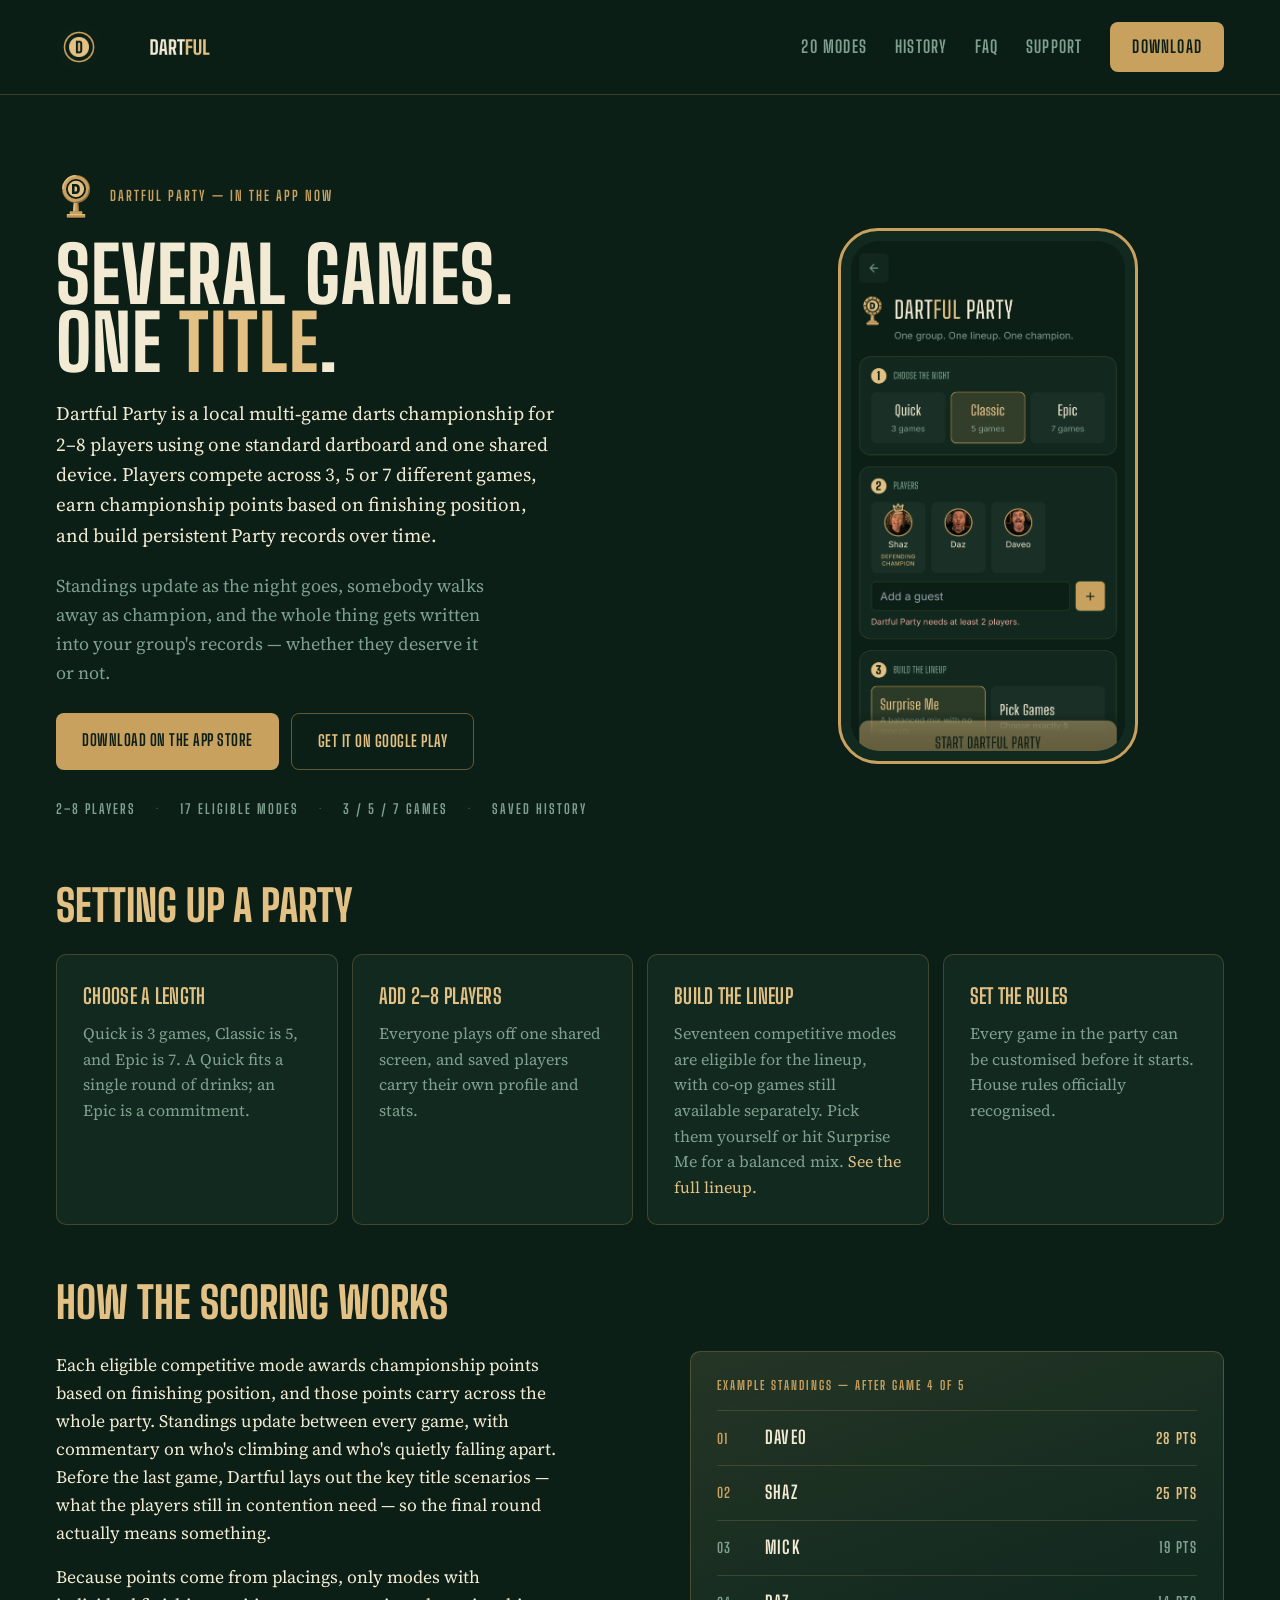
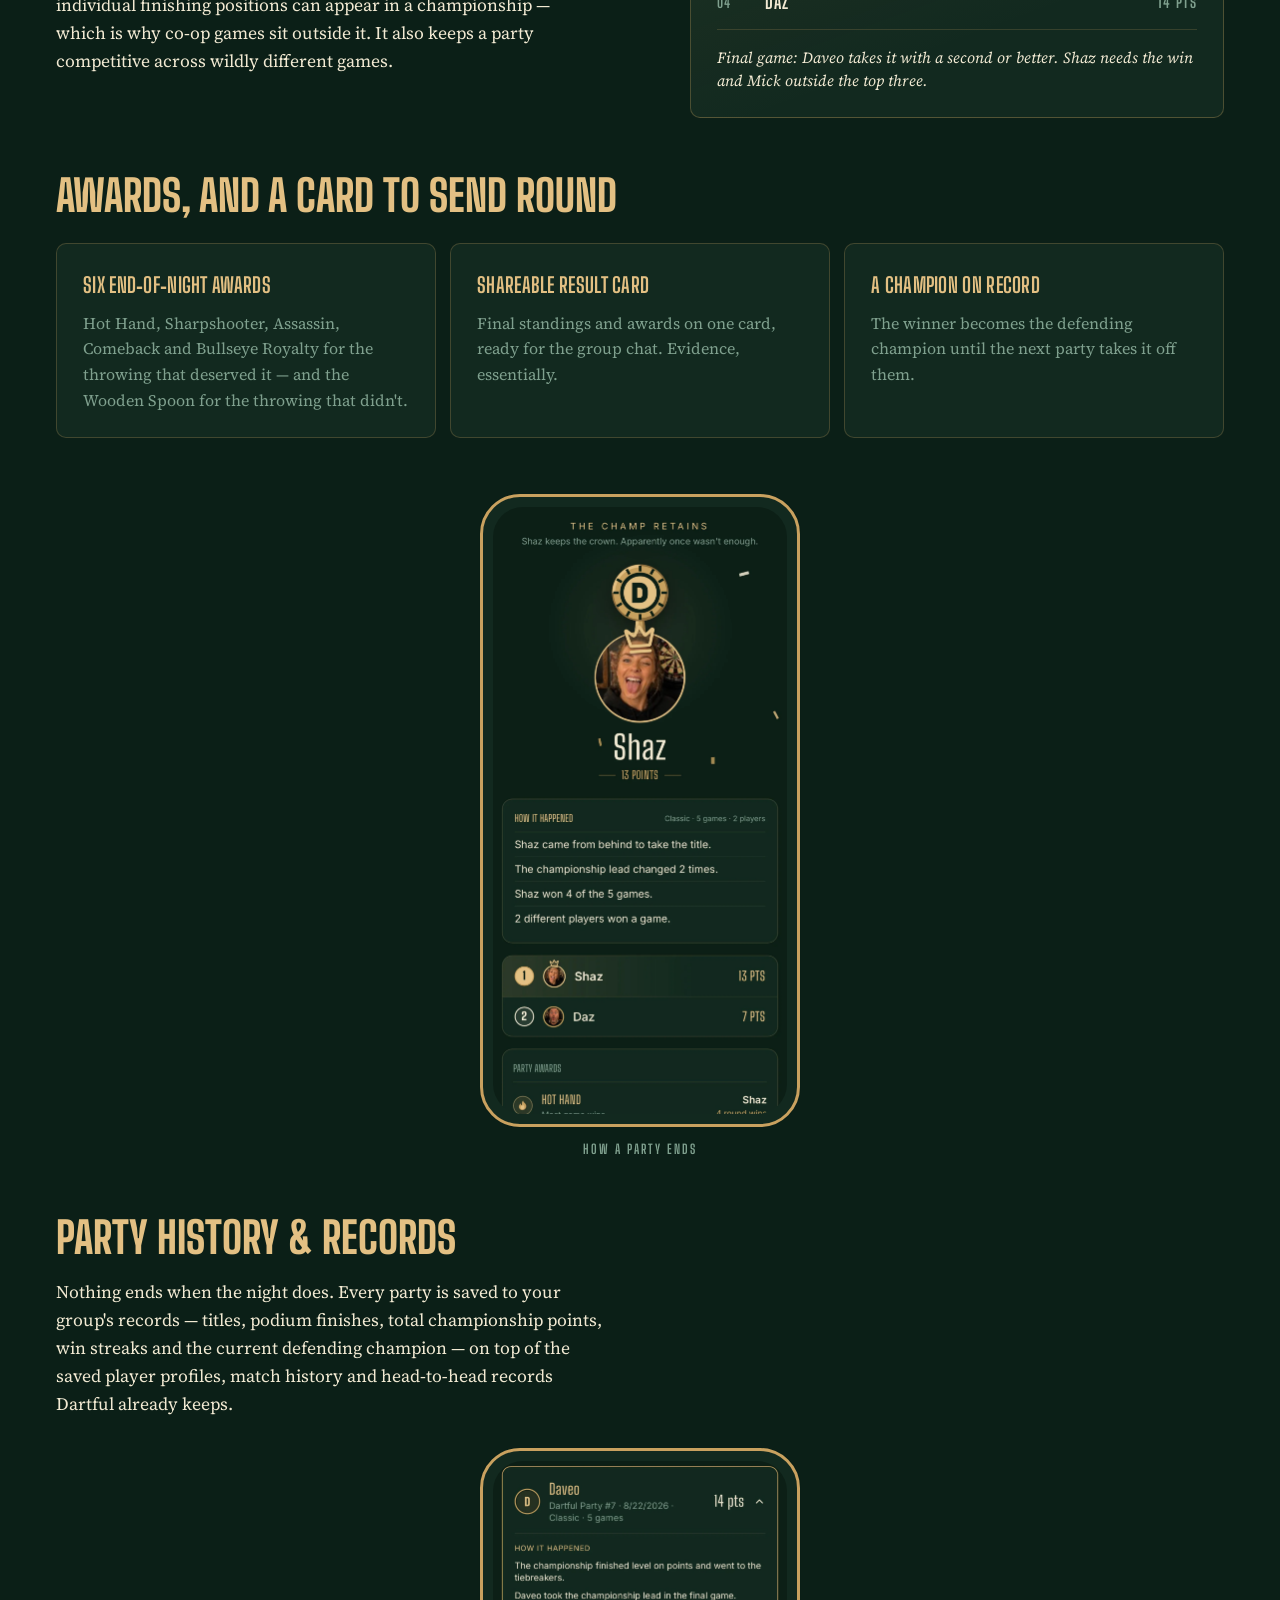
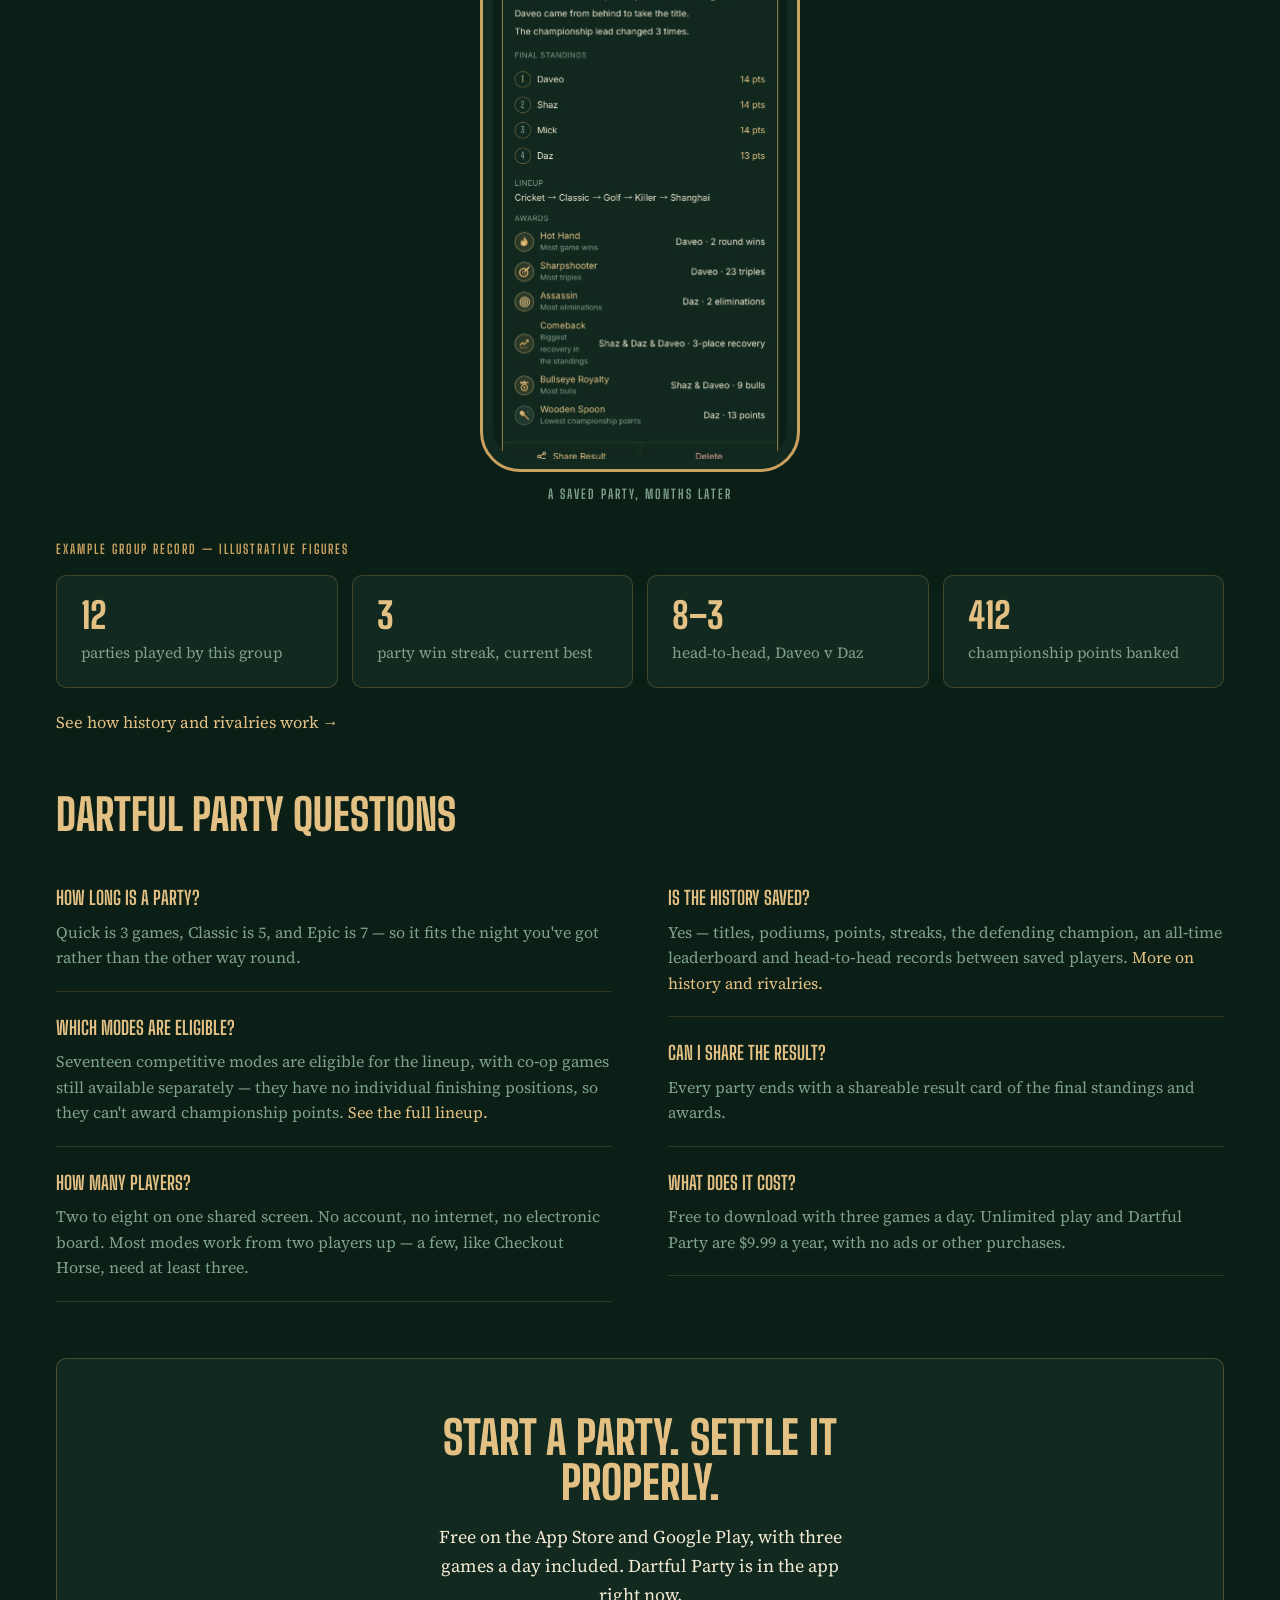
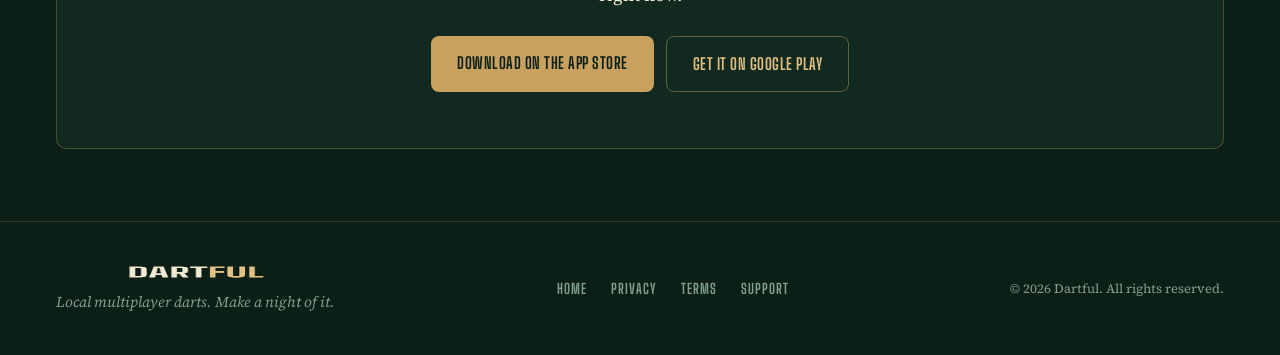
<file: party.html>
<!DOCTYPE html>
<html>
<head>
<meta charset="utf-8">
<meta name="viewport" content="width=device-width, initial-scale=1">
<link rel="preload" href="fonts/big-shoulders-display-latin.woff2" as="font" type="font/woff2" crossorigin>
<link rel="preload" href="fonts/source-serif-4-latin.woff2" as="font" type="font/woff2" crossorigin>
<link rel="stylesheet" href="fonts/fonts.css?v=20260901-fontfix">
<script src="./support.js"></script>
</head>
<body>
<x-dc>
<helmet>
<title>Dartful Party — Multi-Game Darts Championship for 2–8 Players</title>
<meta name="description" content="Dartful Party is a local multi-game darts championship for 2–8 players on one standard dartboard and one shared device. Play across 3, 5 or 7 games, earn championship points by finishing position, and build persistent Party records — with live standings, key title scenarios, six end-of-night awards and a shareable result card." />
<meta name="robots" content="index, follow, max-image-preview:large, max-snippet:-1, max-video-preview:-1" />
<meta property="og:title" content="Dartful Party — Multi-Game Darts Championship for 2–8 Players" />
<meta property="og:description" content="Several darts games, one title. Championship points by finishing position, live standings, six awards, and a saved record of who keeps winning." />
<link rel="canonical" href="https://dartful.space/party.html" />
<meta property="og:url" content="https://dartful.space/party.html" />
<meta property="og:type" content="website" />
<meta property="og:site_name" content="Dartful" />
<meta property="og:image" content="https://dartful.space/assets/og-image-v2.png" />
<meta name="twitter:card" content="summary_large_image" />
<meta name="twitter:image" content="https://dartful.space/assets/og-image-v2.png" />
<meta name="theme-color" content="#0B1F17" />
<link rel="icon" href="assets/favicon.ico" sizes="any" />
<link rel="apple-touch-icon" sizes="180x180" href="assets/apple-touch-icon.png" />
<link rel="manifest" href="assets/site.webmanifest" />
<link rel="stylesheet" href="assets/mobile.css?v=20260901-mobile5" />
<style>
  body { margin: 0; background: #0B1F17; -webkit-font-smoothing: antialiased; }
  * { box-sizing: border-box; }
  a { color: #E3C083; text-decoration: none; }
  a:hover { color: #F2EAD3; }
  h1, h2, h3, h4, p { margin: 0; }
</style>
<script type="application/ld+json">
{
  "@context": "https://schema.org",
  "@graph": [
    {
      "@type": "WebPage",
      "name": "Dartful Party — multi-game darts championships",
      "url": "https://dartful.space/party.html",
      "description": "How Dartful Party works: championship lengths, eligible competitive modes, scoring by finishing position, supported players, awards, saved history and sharing.",
      "isPartOf": { "@type": "WebSite", "name": "Dartful", "url": "https://dartful.space/" },
      "about": {
        "@type": "SoftwareApplication",
        "@id": "https://dartful.space/#app",
        "name": "Dartful",
        "applicationCategory": "GameApplication",
        "operatingSystem": "iOS, Android",
        "sameAs": [
          "https://apps.apple.com/au/app/dartful/id6802178228",
          "https://play.google.com/store/apps/details?id=com.dartful.app"
        ],
        "offers": { "@type": "Offer", "price": "9.99", "priceCurrency": "USD", "category": "Subscription", "description": "Free to download with three games a day. Unlimited play and Dartful Party are $9.99 a year, with no ads or other purchases." }
      }
    },
    {
      "@type": "FAQPage",
      "mainEntity": [
        { "@type": "Question", "name": "What is Dartful Party?", "acceptedAnswer": { "@type": "Answer", "text": "Dartful Party is a local multi-game darts championship for 2–8 players using one standard dartboard and one shared device. Players compete across 3, 5 or 7 different games, earn championship points based on finishing position, and build persistent Party records over time, with live standings between games and a champion crowned at the end." } },
        { "@type": "Question", "name": "How is a Dartful Party scored?", "acceptedAnswer": { "@type": "Answer", "text": "Each eligible competitive mode awards championship points based on finishing position. Points accumulate across every game in the party, standings update between rounds, and before the final game Dartful lays out the key title scenarios for the players still in contention." } },
        { "@type": "Question", "name": "How long is a Dartful Party?", "acceptedAnswer": { "@type": "Answer", "text": "You choose Quick, Classic or Epic: Quick is 3 games, Classic is 5 and Epic is 7, so the party fits the time you have." } },
        { "@type": "Question", "name": "Which modes can be in a Dartful Party?", "acceptedAnswer": { "@type": "Answer", "text": "Seventeen competitive modes are eligible for the lineup, spanning classic darts and original party games. You can hand-pick the lineup or use Surprise Me for a balanced mix, and customise each game's rules before it starts. Co-op games have no individual finishing positions, so they sit outside a championship and remain available separately." } },
        { "@type": "Question", "name": "How many players can play a Dartful Party?", "acceptedAnswer": { "@type": "Answer", "text": "Two to eight players, all on one shared screen. No account or internet connection is required. Most modes work from two players up; a few, such as Checkout Horse, need at least three." } },
        { "@type": "Question", "name": "What awards does Dartful Party give out?", "acceptedAnswer": { "@type": "Answer", "text": "Six end-of-night awards: Hot Hand, Sharpshooter, Assassin, Comeback, Bullseye Royalty and the Wooden Spoon, alongside the championship result itself." } },
        { "@type": "Question", "name": "Does Dartful Party save championship history?", "acceptedAnswer": { "@type": "Answer", "text": "Yes. Every party is saved to your group's records: titles, podium finishes, total championship points, win streaks, the defending champion, an all-time leaderboard and head-to-head records between saved players." } },
        { "@type": "Question", "name": "Can I share a Dartful Party result?", "acceptedAnswer": { "@type": "Answer", "text": "Yes. Each party ends with a shareable result card showing the final standings and awards, ready for the group chat." } }
      ]
    }
  ]
}
</script>
</helmet>

<div style="background:#0B1F17;color:#F2EAD3;font-family:'Source Serif 4',Georgia,serif;font-size:17px;line-height:1.65;min-height:100vh;overflow-x:hidden">

  <header style="position:sticky;top:0;z-index:50;display:flex;align-items:center;justify-content:space-between;gap:24px;padding:22px 56px;background:rgba(11,31,23,0.92);backdrop-filter:blur(12px);border-bottom:1px solid rgba(201,161,95,0.25)">
    <a href="index.html" style="display:flex;align-items:center;gap:16px">
      <img src="assets/mark.png" alt="Dartful" style="display:block;width:46px;height:46px;border-radius:50%" />
      <img src="assets/wordmark.png" alt="DARTFUL" style="display:block;height:28px;width:auto" />
    </a>
    <nav style="display:flex;align-items:center;gap:28px;font-family:'Big Shoulders Display',sans-serif;font-weight:700;font-size:17px;letter-spacing:1.2px;text-transform:uppercase">
      <a href="index.html#modes" style="color:#7FA08E">20 Modes</a>
      <a href="index.html#history" style="color:#7FA08E">History</a>
      <a href="index.html#faq" style="color:#7FA08E">FAQ</a>
      <a href="support.html" style="color:#7FA08E">Support</a>
      <a href="https://apps.apple.com/au/app/dartful/id6802178228" style="padding:11px 22px;border-radius:8px;background:#C9A15F;color:#0B1F17" style-hover="background:#E3C083;color:#0B1F17">Download</a>
    </nav>
  </header>

  <svg width="0" height="0" style="position:absolute" aria-hidden="true">
    <defs>
      <symbol id="p2-plinth" viewBox="0 0 100 120">
        <ellipse cx="50" cy="117.5" rx="27" ry="3.4" fill="#000000" opacity="0.4"></ellipse>
        <path d="M44.5,80 H55.5 L57.5,101 H42.5 Z" fill="#C9A15F"></path>
        <path d="M44.5,80 H48 L46.5,101 H42.5 Z" fill="#E3C083"></path>
        <path d="M53,80 H55.5 L57.5,101 H54.5 Z" fill="#8E6E3C"></path>
        <rect x="34" y="100.5" width="32" height="7" rx="2" fill="#C9A15F"></rect>
        <rect x="27" y="107.5" width="46" height="10" rx="3" fill="#C9A15F"></rect>
        <rect x="27" y="107.5" width="46" height="2.8" rx="1.4" fill="#E3C083"></rect>
        <rect x="27" y="114.4" width="46" height="3.1" rx="1.5" fill="#8E6E3C"></rect>
      </symbol>
      <symbol id="p2-trophy" viewBox="0 0 100 120">
        <use href="#p2-plinth"></use>
        <circle cx="50" cy="45" r="35" fill="#8E6E3C"></circle>
        <circle cx="50" cy="45" r="33" fill="#C9A15F"></circle>
        <path d="M50,12 A33,33 0 0 0 17,45" fill="none" stroke="#E3C083" stroke-width="3.4"></path>
        <path d="M50,78 A33,33 0 0 0 83,45" fill="none" stroke="#8E6E3C" stroke-width="3.4"></path>
        <circle cx="50" cy="45" r="25" fill="#0B1F17"></circle>
        <circle cx="50" cy="45" r="20.4" fill="#E3C083"></circle>
        <path fill-rule="evenodd" d="M40,32.5 H49 C55.8,32.5 59.6,36.8 59.6,43.6 V46.4 C59.6,53.2 55.8,57.5 49,57.5 H40 Z M46.3,38.7 V51.3 H48.7 C51.4,51.3 52.7,50 52.7,47.5 V42.5 C52.7,40 51.4,38.7 48.7,38.7 Z" fill="#0B1F17"></path>
      </symbol>
    </defs>
  </svg>

  <section style="display:grid;grid-template-columns:1.15fr 0.85fr;gap:56px;align-items:center;padding:76px 56px 64px;max-width:1640px;margin:0 auto">
    <div style="display:flex;flex-direction:column;align-items:flex-start;gap:22px">
      <div style="display:flex;align-items:center;gap:14px">
        <svg viewBox="0 0 100 120" width="40" height="48" role="img" aria-label="Dartful Party trophy"><use href="#p2-trophy"></use></svg>
        <p style="font-family:'Big Shoulders Display',sans-serif;font-weight:700;font-size:14px;letter-spacing:2px;text-transform:uppercase;color:#C9A15F">Dartful Party &mdash; in the app now</p>
      </div>
      <h1 style="font-family:'Big Shoulders Display',sans-serif;font-weight:800;font-size:clamp(48px,6vw,88px);line-height:0.88;letter-spacing:1px;text-transform:uppercase;color:#F2EAD3">Several games.<br />One <span style="color:#E3C083">title</span>.</h1>
      <p style="font-size:19px;line-height:1.6;max-width:50ch;text-wrap:pretty">Dartful Party is a local multi&#8209;game darts championship for 2&ndash;8 players using one standard dartboard and one shared device. Players compete across 3, 5 or 7 different games, earn championship points based on finishing position, and build persistent Party records over time.</p>
      <p style="font-size:18px;line-height:1.6;max-width:50ch;color:#7FA08E;text-wrap:pretty">Standings update as the night goes, somebody walks away as champion, and the whole thing gets written into your group's records &mdash; whether they deserve it or not.</p>
      <div style="display:flex;flex-wrap:wrap;gap:12px;margin-top:4px">
        <a href="https://apps.apple.com/au/app/dartful/id6802178228" style="padding:14px 26px;border-radius:8px;background:#C9A15F;color:#0B1F17;font-family:'Big Shoulders Display',sans-serif;font-weight:700;font-size:16px;letter-spacing:0.5px;text-transform:uppercase" style-hover="background:#E3C083;color:#0B1F17">Download on the App Store</a>
        <a href="https://play.google.com/store/apps/details?id=com.dartful.app" style="padding:14px 26px;border-radius:8px;border:1px solid rgba(201,161,95,0.45);color:#E3C083;font-family:'Big Shoulders Display',sans-serif;font-weight:700;font-size:16px;letter-spacing:0.5px;text-transform:uppercase" style-hover="border-color:#E3C083;color:#F2EAD3">Get it on Google Play</a>
      </div>
      <div style="display:flex;flex-wrap:wrap;gap:8px 20px;align-items:center;font-family:'Big Shoulders Display',sans-serif;font-weight:700;font-size:13.5px;letter-spacing:2px;text-transform:uppercase;color:#7FA08E;margin-top:6px">
        <span>2&ndash;8 players</span><span style="color:rgba(201,161,95,0.5)">&middot;</span><span>17 eligible modes</span><span style="color:rgba(201,161,95,0.5)">&middot;</span><span>3 / 5 / 7 games</span><span style="color:rgba(201,161,95,0.5)">&middot;</span><span>Saved history</span>
      </div>
    </div>
    <div style="display:flex;justify-content:center">
      <div style="position:relative;width:300px;height:536px;border-radius:40px;padding:10px;background:#12291F;border:3px solid #C9A15F;box-shadow:0 0 0 1px rgba(11,31,23,0.6)">
        <div style="width:100%;height:100%;overflow:hidden;border-radius:28px;background:#0B1F17">
          <img src="assets/app-party-setup.webp" alt="Dartful Party setup screen showing Quick, Classic and Epic championships and the defending champion" width="1179" height="2433" decoding="async" fetchpriority="high" style="display:block;width:100%;height:auto" />
        </div>
      </div>
    </div>
  </section>

  <section style="padding:0 56px 72px;max-width:1640px;margin:0 auto;display:flex;flex-direction:column;gap:56px">

    <div>
      <h2 style="font-family:'Big Shoulders Display',sans-serif;font-weight:800;font-size:clamp(30px,3.4vw,46px);line-height:1;text-transform:uppercase;color:#E3C083">Setting up a party</h2>
      <div style="display:grid;grid-template-columns:repeat(auto-fit,minmax(280px,1fr));gap:14px;margin-top:26px">
        <div style="padding:24px 26px;border-radius:10px;border:1px solid rgba(201,161,95,0.25);background:#12291F">
          <h3 style="font-family:'Big Shoulders Display',sans-serif;font-weight:700;font-size:21px;letter-spacing:0.3px;text-transform:uppercase;color:#E3C083">Choose a length</h3>
          <p style="margin-top:8px;font-size:16px;line-height:1.6;color:#7FA08E">Quick is 3 games, Classic is 5, and Epic is 7. A Quick fits a single round of drinks; an Epic is a commitment.</p>
        </div>
        <div style="padding:24px 26px;border-radius:10px;border:1px solid rgba(201,161,95,0.25);background:#12291F">
          <h3 style="font-family:'Big Shoulders Display',sans-serif;font-weight:700;font-size:21px;letter-spacing:0.3px;text-transform:uppercase;color:#E3C083">Add 2&ndash;8 players</h3>
          <p style="margin-top:8px;font-size:16px;line-height:1.6;color:#7FA08E">Everyone plays off one shared screen, and saved players carry their own profile and stats.</p>
        </div>
        <div style="padding:24px 26px;border-radius:10px;border:1px solid rgba(201,161,95,0.25);background:#12291F">
          <h3 style="font-family:'Big Shoulders Display',sans-serif;font-weight:700;font-size:21px;letter-spacing:0.3px;text-transform:uppercase;color:#E3C083">Build the lineup</h3>
          <p style="margin-top:8px;font-size:16px;line-height:1.6;color:#7FA08E">Seventeen competitive modes are eligible for the lineup, with co&#8209;op games still available separately. Pick them yourself or hit Surprise Me for a balanced mix. <a href="index.html#modes">See the full lineup.</a></p>
        </div>
        <div style="padding:24px 26px;border-radius:10px;border:1px solid rgba(201,161,95,0.25);background:#12291F">
          <h3 style="font-family:'Big Shoulders Display',sans-serif;font-weight:700;font-size:21px;letter-spacing:0.3px;text-transform:uppercase;color:#E3C083">Set the rules</h3>
          <p style="margin-top:8px;font-size:16px;line-height:1.6;color:#7FA08E">Every game in the party can be customised before it starts. House rules officially recognised.</p>
        </div>
      </div>
    </div>

    <div>
      <h2 style="font-family:'Big Shoulders Display',sans-serif;font-weight:800;font-size:clamp(30px,3.4vw,46px);line-height:1;text-transform:uppercase;color:#E3C083">How the scoring works</h2>
      <div class="party-scoring-layout" style="display:grid;grid-template-columns:1fr 0.9fr;gap:40px;align-items:start;margin-top:26px">
        <div style="display:flex;flex-direction:column;gap:16px">
          <p style="font-size:17.5px;line-height:1.6;max-width:56ch;text-wrap:pretty">Each eligible competitive mode awards championship points based on finishing position, and those points carry across the whole party. Standings update between every game, with commentary on who's climbing and who's quietly falling apart. Before the last game, Dartful lays out the key title scenarios &mdash; what the players still in contention need &mdash; so the final round actually means something.</p>
          <p style="font-size:17.5px;line-height:1.6;max-width:56ch;text-wrap:pretty">Because points come from placings, only modes with individual finishing positions can appear in a championship &mdash; which is why co&#8209;op games sit outside it. It also keeps a party competitive across wildly different games.</p>
        </div>
        <div style="padding:24px 26px;border-radius:10px;border:1px solid rgba(201,161,95,0.3);background:linear-gradient(160deg,rgba(201,161,95,0.1) 0%,rgba(18,41,31,0) 70%),#12291F">
          <p style="font-family:'Big Shoulders Display',sans-serif;font-weight:700;font-size:12.5px;letter-spacing:2px;text-transform:uppercase;color:#C9A15F">Example standings &mdash; after game 4 of 5</p>
          <div style="display:flex;flex-direction:column;margin-top:14px;border-top:1px solid rgba(201,161,95,0.2)">
            <div style="display:grid;grid-template-columns:34px 1fr auto;gap:14px;align-items:center;padding:12px 0;border-bottom:1px solid rgba(201,161,95,0.2);font-family:'Big Shoulders Display',sans-serif;font-weight:700;letter-spacing:1.4px;text-transform:uppercase">
              <span style="font-size:14px;color:#C9A15F">01</span><span style="font-size:18px;color:#F2EAD3">Daveo</span><span style="font-size:15px;color:#E3C083">28 pts</span>
            </div>
            <div style="display:grid;grid-template-columns:34px 1fr auto;gap:14px;align-items:center;padding:12px 0;border-bottom:1px solid rgba(201,161,95,0.2);font-family:'Big Shoulders Display',sans-serif;font-weight:700;letter-spacing:1.4px;text-transform:uppercase">
              <span style="font-size:14px;color:#C9A15F">02</span><span style="font-size:18px;color:#F2EAD3">Shaz</span><span style="font-size:15px;color:#E3C083">25 pts</span>
            </div>
            <div style="display:grid;grid-template-columns:34px 1fr auto;gap:14px;align-items:center;padding:12px 0;border-bottom:1px solid rgba(201,161,95,0.2);font-family:'Big Shoulders Display',sans-serif;font-weight:700;letter-spacing:1.4px;text-transform:uppercase">
              <span style="font-size:14px;color:#7FA08E">03</span><span style="font-size:18px;color:#F2EAD3">Mick</span><span style="font-size:15px;color:#7FA08E">19 pts</span>
            </div>
            <div style="display:grid;grid-template-columns:34px 1fr auto;gap:14px;align-items:center;padding:12px 0;border-bottom:1px solid rgba(201,161,95,0.2);font-family:'Big Shoulders Display',sans-serif;font-weight:700;letter-spacing:1.4px;text-transform:uppercase">
              <span style="font-size:14px;color:#7FA08E">04</span><span style="font-size:18px;color:#F2EAD3">Daz</span><span style="font-size:15px;color:#7FA08E">14 pts</span>
            </div>
          </div>
          <p style="margin-top:16px;font-size:15.5px;line-height:1.5;color:#F2EAD3;font-style:italic">Final game: Daveo takes it with a second or better. Shaz needs the win and Mick outside the top three.</p>
        </div>
      </div>
    </div>

    <div>
      <h2 style="font-family:'Big Shoulders Display',sans-serif;font-weight:800;font-size:clamp(30px,3.4vw,46px);line-height:1;text-transform:uppercase;color:#E3C083">Awards, and a card to send round</h2>
      <div style="display:grid;grid-template-columns:repeat(auto-fit,minmax(280px,1fr));gap:14px;margin-top:26px">
        <div style="padding:24px 26px;border-radius:10px;border:1px solid rgba(201,161,95,0.25);background:#12291F">
          <h3 style="font-family:'Big Shoulders Display',sans-serif;font-weight:700;font-size:21px;letter-spacing:0.3px;text-transform:uppercase;color:#E3C083">Six end&#8209;of&#8209;night awards</h3>
          <p style="margin-top:8px;font-size:16px;line-height:1.6;color:#7FA08E">Hot Hand, Sharpshooter, Assassin, Comeback and Bullseye Royalty for the throwing that deserved it &mdash; and the Wooden Spoon for the throwing that didn't.</p>
        </div>
        <div style="padding:24px 26px;border-radius:10px;border:1px solid rgba(201,161,95,0.25);background:#12291F">
          <h3 style="font-family:'Big Shoulders Display',sans-serif;font-weight:700;font-size:21px;letter-spacing:0.3px;text-transform:uppercase;color:#E3C083">Shareable result card</h3>
          <p style="margin-top:8px;font-size:16px;line-height:1.6;color:#7FA08E">Final standings and awards on one card, ready for the group chat. Evidence, essentially.</p>
        </div>
        <div style="padding:24px 26px;border-radius:10px;border:1px solid rgba(201,161,95,0.25);background:#12291F">
          <h3 style="font-family:'Big Shoulders Display',sans-serif;font-weight:700;font-size:21px;letter-spacing:0.3px;text-transform:uppercase;color:#E3C083">A champion on record</h3>
          <p style="margin-top:8px;font-size:16px;line-height:1.6;color:#7FA08E">The winner becomes the defending champion until the next party takes it off them.</p>
        </div>
      </div>
    </div>

    <figure style="display:flex;flex-direction:column;align-items:center;gap:12px;margin:0">
      <div style="width:320px;max-width:100%;border-radius:40px;padding:10px;background:#12291F;border:3px solid #C9A15F;box-shadow:0 0 0 1px rgba(11,31,23,0.6)">
        <div style="overflow:hidden;border-radius:30px;background:#0B1F17">
          <img src="assets/app-party-champ.webp" alt="Dartful Party champion screen showing the defending champion keeping the crown" width="1179" height="2433" loading="lazy" decoding="async" style="display:block;width:100%;height:auto" />
        </div>
      </div>
      <figcaption style="font-family:'Big Shoulders Display',sans-serif;font-weight:700;font-size:13px;letter-spacing:2px;text-transform:uppercase;color:#7FA08E">How a party ends</figcaption>
    </figure>

    <div>
      <h2 style="font-family:'Big Shoulders Display',sans-serif;font-weight:800;font-size:clamp(30px,3.4vw,46px);line-height:1;text-transform:uppercase;color:#E3C083">Party history &amp; records</h2>
      <p style="margin-top:18px;font-size:17.5px;line-height:1.6;max-width:62ch;text-wrap:pretty">Nothing ends when the night does. Every party is saved to your group's records &mdash; titles, podium finishes, total championship points, win streaks and the current defending champion &mdash; on top of the saved player profiles, match history and head&#8209;to&#8209;head records Dartful already keeps.</p>
      <figure style="display:flex;flex-direction:column;align-items:center;gap:12px;margin:30px 0 0">
        <div style="width:320px;max-width:100%;border-radius:40px;padding:10px;background:#12291F;border:3px solid #C9A15F;box-shadow:0 0 0 1px rgba(11,31,23,0.6)">
          <div style="overflow:hidden;border-radius:30px;background:#0B1F17">
            <img src="assets/app-party-saved.webp" alt="Dartful Party saved championship history showing final standings, lineup and awards" width="1179" height="2398" loading="lazy" decoding="async" style="display:block;width:100%;height:auto" />
          </div>
        </div>
        <figcaption style="font-family:'Big Shoulders Display',sans-serif;font-weight:700;font-size:13px;letter-spacing:2px;text-transform:uppercase;color:#7FA08E">A saved party, months later</figcaption>
      </figure>
      <p style="margin-top:34px;font-family:'Big Shoulders Display',sans-serif;font-weight:700;font-size:13px;letter-spacing:2px;text-transform:uppercase;color:#C9A15F">Example group record &mdash; illustrative figures</p>
      <div style="display:grid;grid-template-columns:repeat(auto-fit,minmax(230px,1fr));gap:14px;margin-top:14px">
        <div style="padding:22px 24px;border-radius:10px;border:1px solid rgba(201,161,95,0.25);background:#12291F">
          <p style="font-family:'Big Shoulders Display',sans-serif;font-weight:800;font-size:36px;line-height:1;color:#E3C083">12</p>
          <p style="margin-top:6px;font-size:15.5px;color:#7FA08E">parties played by this group</p>
        </div>
        <div style="padding:22px 24px;border-radius:10px;border:1px solid rgba(201,161,95,0.25);background:#12291F">
          <p style="font-family:'Big Shoulders Display',sans-serif;font-weight:800;font-size:36px;line-height:1;color:#E3C083">3</p>
          <p style="margin-top:6px;font-size:15.5px;color:#7FA08E">party win streak, current best</p>
        </div>
        <div style="padding:22px 24px;border-radius:10px;border:1px solid rgba(201,161,95,0.25);background:#12291F">
          <p style="font-family:'Big Shoulders Display',sans-serif;font-weight:800;font-size:36px;line-height:1;color:#E3C083">8&ndash;3</p>
          <p style="margin-top:6px;font-size:15.5px;color:#7FA08E">head&#8209;to&#8209;head, Daveo v Daz</p>
        </div>
        <div style="padding:22px 24px;border-radius:10px;border:1px solid rgba(201,161,95,0.25);background:#12291F">
          <p style="font-family:'Big Shoulders Display',sans-serif;font-weight:800;font-size:36px;line-height:1;color:#E3C083">412</p>
          <p style="margin-top:6px;font-size:15.5px;color:#7FA08E">championship points banked</p>
        </div>
      </div>
      <p style="margin-top:22px;font-size:16.5px;line-height:1.6;color:#7FA08E"><a href="index.html#history">See how history and rivalries work &rarr;</a></p>
    </div>

    <div>
      <h2 style="font-family:'Big Shoulders Display',sans-serif;font-weight:800;font-size:clamp(30px,3.4vw,46px);line-height:1;text-transform:uppercase;color:#E3C083">Dartful Party questions</h2>
      <div style="display:grid;grid-template-columns:repeat(auto-fit,minmax(330px,1fr));gap:0 56px;margin-top:26px">
        <div style="display:flex;flex-direction:column">
          <div style="padding:20px 0;border-bottom:1px solid rgba(201,161,95,0.2)">
            <h3 style="font-family:'Big Shoulders Display',sans-serif;font-weight:700;font-size:19px;text-transform:uppercase;color:#E3C083">How long is a party?</h3>
            <p style="margin-top:6px;font-size:16px;line-height:1.6;color:#7FA08E">Quick is 3 games, Classic is 5, and Epic is 7 &mdash; so it fits the night you've got rather than the other way round.</p>
          </div>
          <div style="padding:20px 0;border-bottom:1px solid rgba(201,161,95,0.2)">
            <h3 style="font-family:'Big Shoulders Display',sans-serif;font-weight:700;font-size:19px;text-transform:uppercase;color:#E3C083">Which modes are eligible?</h3>
            <p style="margin-top:6px;font-size:16px;line-height:1.6;color:#7FA08E">Seventeen competitive modes are eligible for the lineup, with co&#8209;op games still available separately &mdash; they have no individual finishing positions, so they can't award championship points. <a href="index.html#modes">See the full lineup.</a></p>
          </div>
          <div style="padding:20px 0;border-bottom:1px solid rgba(201,161,95,0.2)">
            <h3 style="font-family:'Big Shoulders Display',sans-serif;font-weight:700;font-size:19px;text-transform:uppercase;color:#E3C083">How many players?</h3>
            <p style="margin-top:6px;font-size:16px;line-height:1.6;color:#7FA08E">Two to eight on one shared screen. No account, no internet, no electronic board. Most modes work from two players up &mdash; a few, like Checkout Horse, need at least three.</p>
          </div>
        </div>
        <div style="display:flex;flex-direction:column">
          <div style="padding:20px 0;border-bottom:1px solid rgba(201,161,95,0.2)">
            <h3 style="font-family:'Big Shoulders Display',sans-serif;font-weight:700;font-size:19px;text-transform:uppercase;color:#E3C083">Is the history saved?</h3>
            <p style="margin-top:6px;font-size:16px;line-height:1.6;color:#7FA08E">Yes &mdash; titles, podiums, points, streaks, the defending champion, an all&#8209;time leaderboard and head&#8209;to&#8209;head records between saved players. <a href="index.html#history">More on history and rivalries.</a></p>
          </div>
          <div style="padding:20px 0;border-bottom:1px solid rgba(201,161,95,0.2)">
            <h3 style="font-family:'Big Shoulders Display',sans-serif;font-weight:700;font-size:19px;text-transform:uppercase;color:#E3C083">Can I share the result?</h3>
            <p style="margin-top:6px;font-size:16px;line-height:1.6;color:#7FA08E">Every party ends with a shareable result card of the final standings and awards.</p>
          </div>
          <div style="padding:20px 0;border-bottom:1px solid rgba(201,161,95,0.2)">
            <h3 style="font-family:'Big Shoulders Display',sans-serif;font-weight:700;font-size:19px;text-transform:uppercase;color:#E3C083">What does it cost?</h3>
            <p style="margin-top:6px;font-size:16px;line-height:1.6;color:#7FA08E">Free to download with three games a day. Unlimited play and Dartful Party are $9.99 a year, with no ads or other purchases.</p>
          </div>
        </div>
      </div>
    </div>

    <div style="display:flex;flex-direction:column;align-items:center;gap:18px;padding:56px 40px;border-radius:10px;border:1px solid rgba(201,161,95,0.3);background:#12291F;text-align:center">
      <h2 style="font-family:'Big Shoulders Display',sans-serif;font-weight:800;font-size:clamp(30px,3.6vw,50px);line-height:0.98;text-transform:uppercase;color:#E3C083;max-width:24ch">Start a party. Settle it properly.</h2>
      <p style="max-width:46ch;font-size:18px;line-height:1.6;color:#F2EAD3">Free on the App Store and Google Play, with three games a day included. Dartful Party is in the app right now.</p>
      <div style="display:flex;flex-wrap:wrap;justify-content:center;gap:12px;margin-top:8px">
        <a href="https://apps.apple.com/au/app/dartful/id6802178228" style="padding:14px 26px;border-radius:8px;background:#C9A15F;color:#0B1F17;font-family:'Big Shoulders Display',sans-serif;font-weight:700;font-size:16px;letter-spacing:0.5px;text-transform:uppercase" style-hover="background:#E3C083;color:#0B1F17">Download on the App Store</a>
        <a href="https://play.google.com/store/apps/details?id=com.dartful.app" style="padding:14px 26px;border-radius:8px;border:1px solid rgba(201,161,95,0.45);color:#E3C083;font-family:'Big Shoulders Display',sans-serif;font-weight:700;font-size:16px;letter-spacing:0.5px;text-transform:uppercase" style-hover="border-color:#E3C083;color:#F2EAD3">Get it on Google Play</a>
      </div>
    </div>
  </section>

  <footer style="padding:40px 56px;border-top:1px solid rgba(201,161,95,0.2)">
    <div style="display:flex;flex-wrap:wrap;align-items:center;justify-content:space-between;gap:28px;max-width:1640px;margin:0 auto">
      <div style="display:flex;flex-direction:column;gap:8px">
        <img src="assets/wordmark.png" alt="DARTFUL" style="display:block;height:20px;width:auto" />
        <span style="font-size:15px;color:#7FA08E;font-style:italic">Local multiplayer darts. Make a night of it.</span>
      </div>
      <nav style="display:flex;flex-wrap:wrap;gap:24px;font-family:'Big Shoulders Display',sans-serif;font-weight:700;font-size:14px;letter-spacing:1px;text-transform:uppercase">
        <a href="index.html" style="color:#7FA08E">Home</a>
        <a href="privacy.html" style="color:#7FA08E">Privacy</a>
        <a href="terms.html" style="color:#7FA08E">Terms</a>
        <a href="support.html" style="color:#7FA08E">Support</a>
      </nav>
      <span style="font-size:13px;color:#7FA08E">&copy; 2026 Dartful. All rights reserved.</span>
    </div>
  </footer>
</div>
</x-dc>
<script type="text/x-dc" data-dc-script>
class Component extends DCLogic {
  componentDidMount() { document.body.classList.add('party'); }
}
</script>
</body>
</html>
</file>
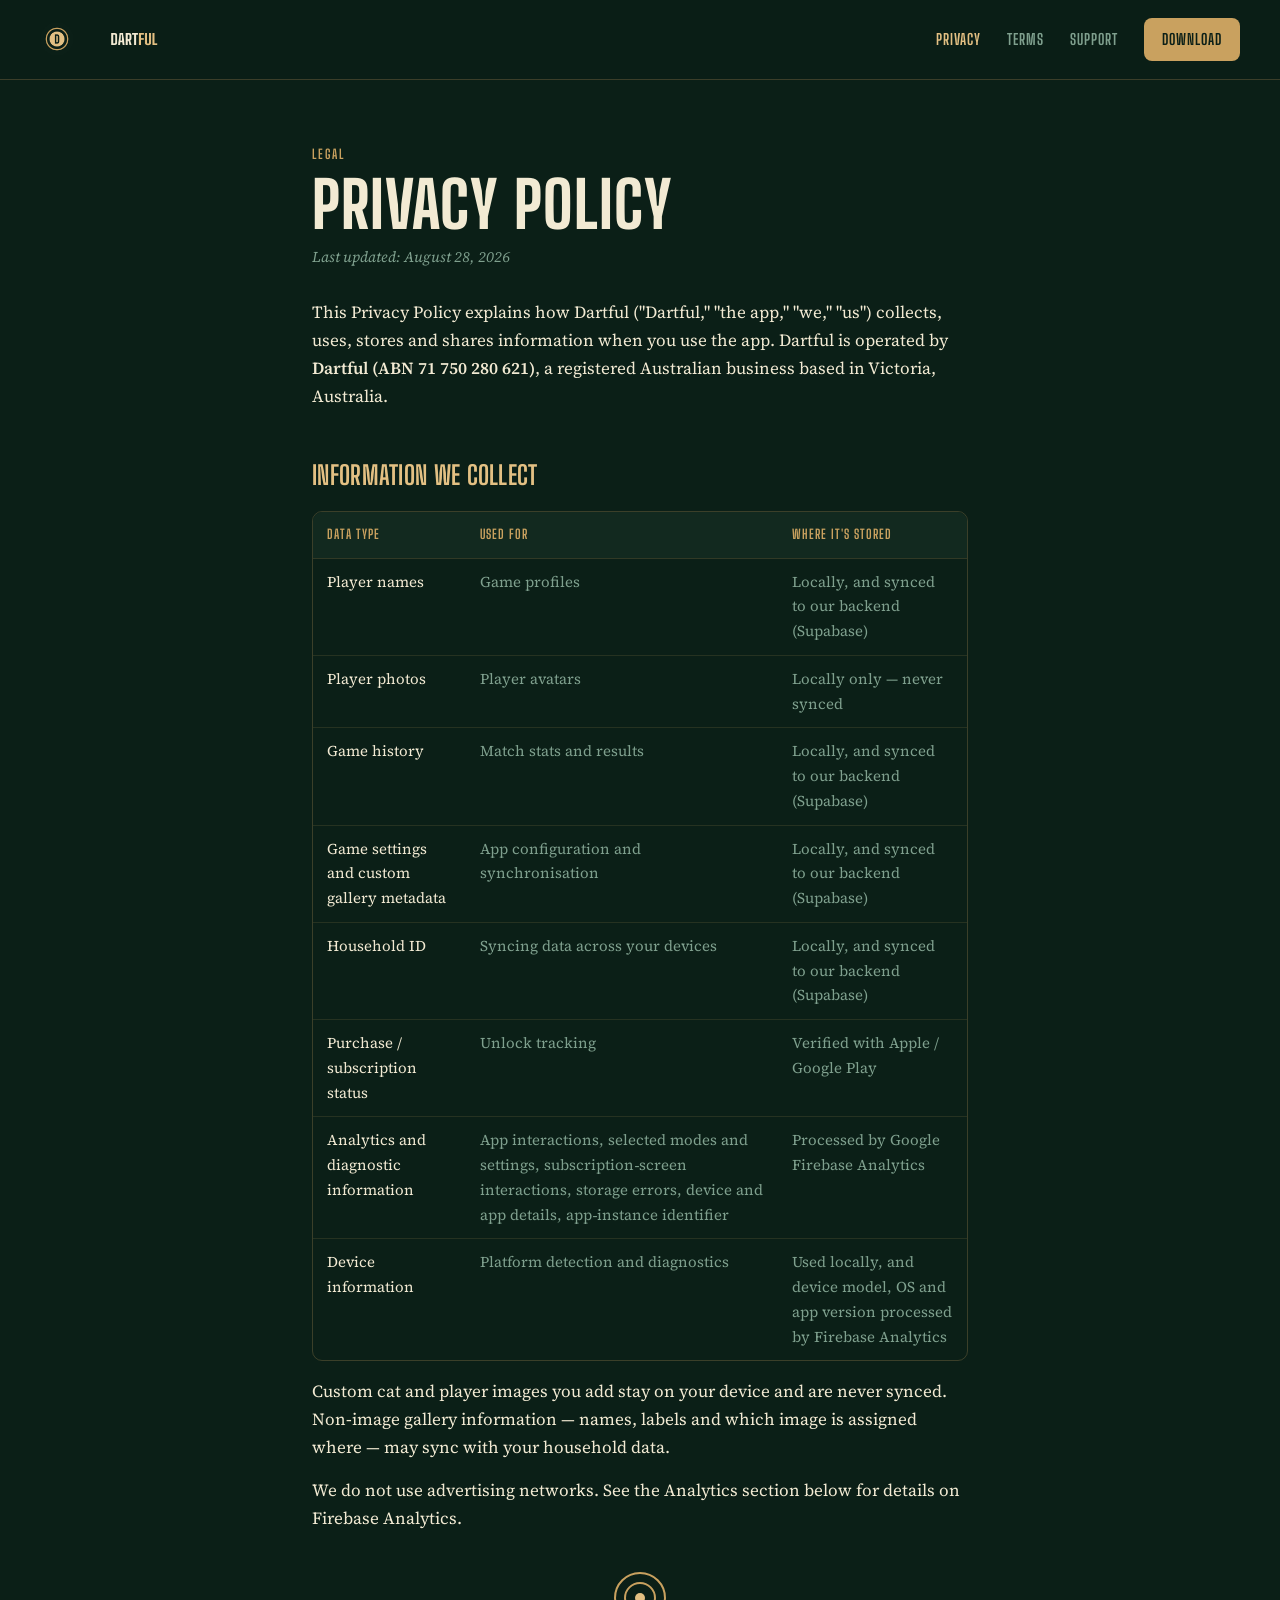
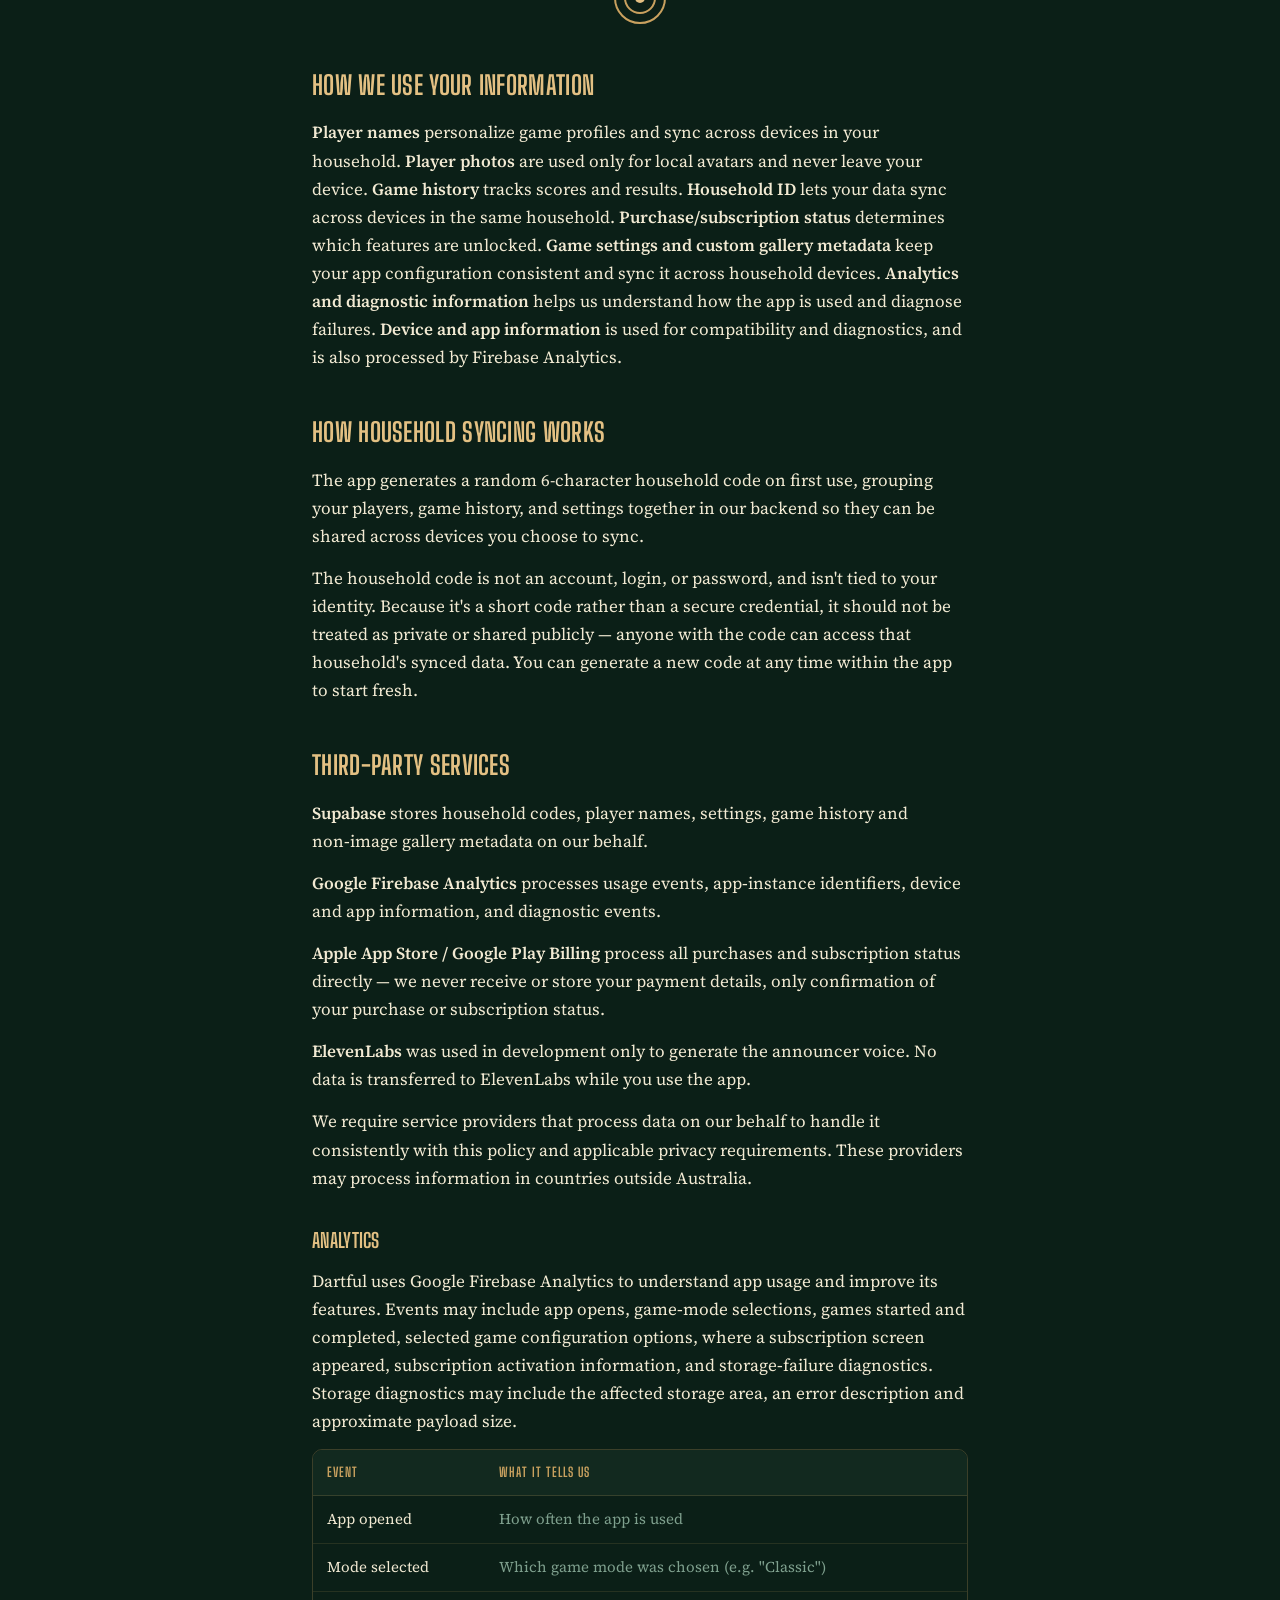
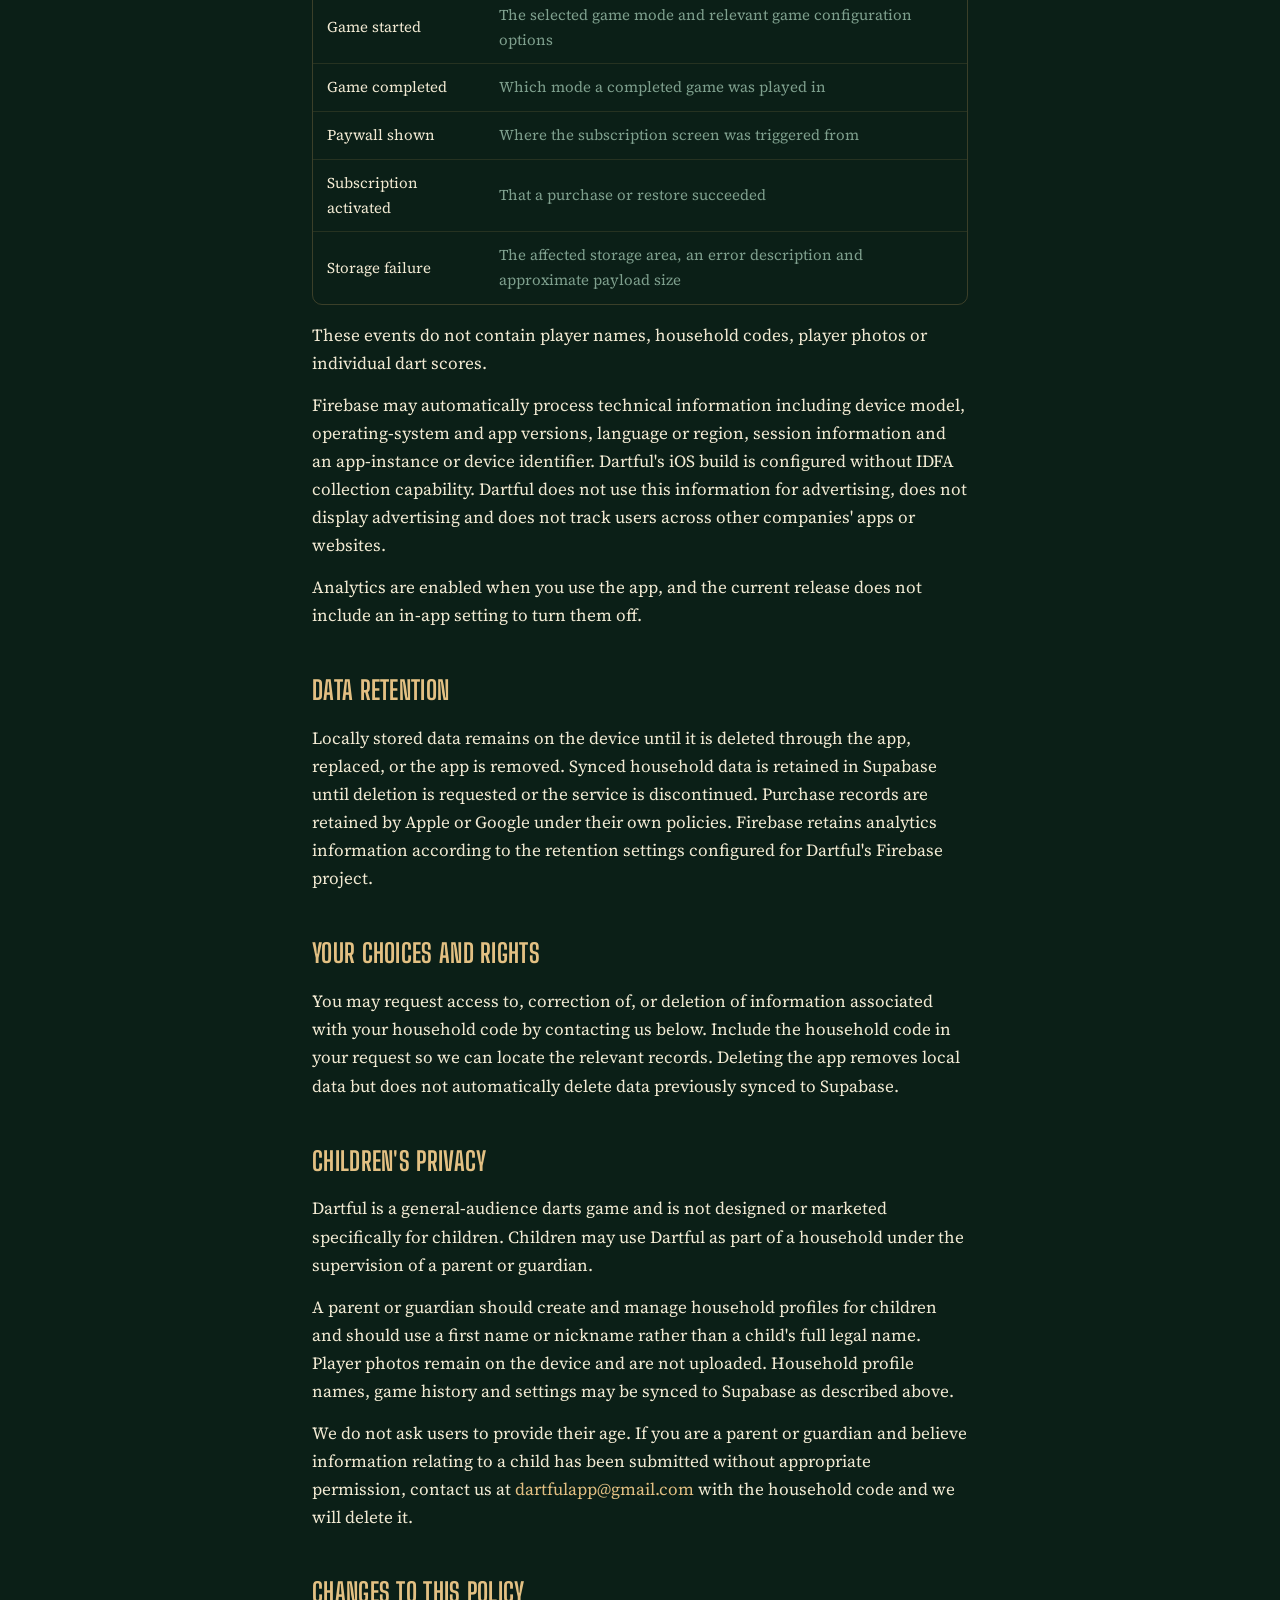
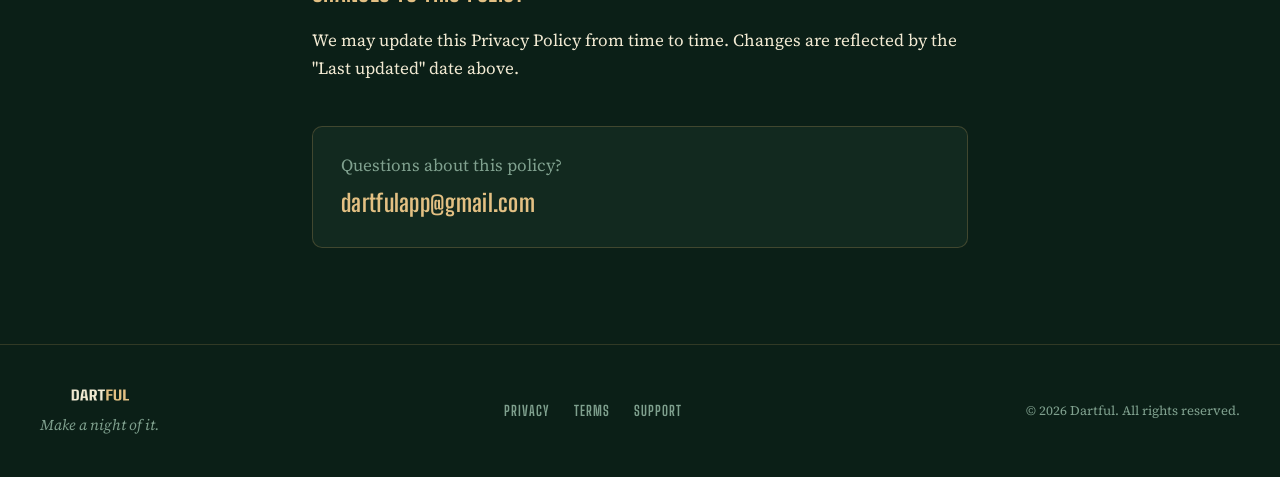
<file: privacy.html>
<!DOCTYPE html>
<html>
<head>
<meta charset="utf-8">
<title>Dartful — Privacy Policy</title>
<meta name="viewport" content="width=device-width, initial-scale=1">
<link rel="shortcut icon" type="image/x-icon" href="assets/favicon.ico?v=2">
<link rel="icon" href="assets/favicon.ico?v=2" sizes="any">
<link rel="icon" type="image/png" sizes="32x32" href="assets/favicon-32x32.png">
<link rel="icon" type="image/png" sizes="16x16" href="assets/favicon-16x16.png">
<link rel="apple-touch-icon" sizes="180x180" href="assets/apple-touch-icon.png">
<link rel="icon" type="image/png" sizes="192x192" href="assets/android-chrome-192x192.png">
<link rel="icon" type="image/png" sizes="512x512" href="assets/android-chrome-512x512.png">
<meta name="theme-color" content="#0B1F17">
<meta name="description" content="How Dartful collects, uses, stores and shares information when you use the app.">
<meta name="robots" content="index, follow, max-image-preview:large, max-snippet:-1, max-video-preview:-1">
<link rel="canonical" href="https://dartful.space/privacy.html">
<meta property="og:type" content="website">
<meta property="og:site_name" content="Dartful">
<meta property="og:title" content="Dartful — Privacy Policy">
<meta property="og:description" content="How Dartful collects, uses, stores and shares information when you use the app.">
<meta property="og:image" content="https://dartful.space/assets/og-image-v2.png">
<meta property="og:url" content="https://dartful.space/privacy.html">
<meta name="twitter:card" content="summary_large_image">
<meta name="twitter:title" content="Dartful — Privacy Policy">
<meta name="twitter:description" content="How Dartful collects, uses, stores and shares information when you use the app.">
<meta name="twitter:image" content="https://dartful.space/assets/og-image-v2.png">
<link rel="manifest" href="assets/site.webmanifest">
<link rel="stylesheet" href="assets/mobile.css?v=20260901-mobile5">
<link rel="preload" href="fonts/big-shoulders-display-latin.woff2" as="font" type="font/woff2" crossorigin>
<link rel="preload" href="fonts/source-serif-4-latin.woff2" as="font" type="font/woff2" crossorigin>
<link rel="stylesheet" href="fonts/fonts.css?v=20260901-fontfix">
<script src="./support.js"></script>
</head>
<body class="legal-page">
<x-dc>
<helmet>
<style>
  body { margin: 0; background: #0B1F17; -webkit-font-smoothing: antialiased; }
  * { box-sizing: border-box; }
  a { color: #E3C083; text-decoration: none; }
  a:hover { color: #F2EAD3; }
  h1, h2, h3, h4, p { margin: 0; }
</style>
</helmet>

<div style="background:#0B1F17;color:#F2EAD3;font-family:'Source Serif 4',Georgia,serif;font-size:17px;line-height:1.65;min-height:100vh">

  <header style="position:sticky;top:0;z-index:50;display:flex;align-items:center;justify-content:space-between;gap:24px;padding:18px 40px;background:rgba(11,31,23,0.92);backdrop-filter:blur(12px);border-bottom:1px solid rgba(201,161,95,0.25)">
    <a href="index.html" style="display:flex;align-items:center;gap:12px">
      <img src="assets/mark.png" alt="Dartful" style="display:block;width:34px;height:34px;border-radius:50%" />
      <img src="assets/wordmark.png" alt="DARTFUL" style="display:block;height:22px;width:auto" />
    </a>
    <nav style="display:flex;align-items:center;gap:26px;font-family:'Big Shoulders Display',sans-serif;font-weight:700;font-size:15px;letter-spacing:1px;text-transform:uppercase">
      <a href="privacy.html" style="color:#E3C083">Privacy</a>
      <a href="terms.html" style="color:#7FA08E">Terms</a>
      <a href="support.html" style="color:#7FA08E">Support</a>
      <a href="https://apps.apple.com/au/app/dartful/id6802178228" style="padding:9px 18px;border-radius:8px;background:#C9A15F;color:#0B1F17" style-hover="background:#E3C083;color:#0B1F17">Download</a>
    </nav>
  </header>

  <div style="max-width:720px;margin:0 auto;padding:64px 32px 96px">
    <p style="font-family:'Big Shoulders Display',sans-serif;font-weight:700;font-size:13px;letter-spacing:2px;text-transform:uppercase;color:#C9A15F">Legal</p>
    <h1 style="margin-top:10px;font-family:'Big Shoulders Display',sans-serif;font-weight:800;font-size:clamp(42px,6vw,64px);line-height:0.94;letter-spacing:1px;text-transform:uppercase;color:#F2EAD3">Privacy Policy</h1>
    <p style="margin-top:10px;font-size:15px;font-style:italic;color:#7FA08E">Last updated: August 28, 2026</p>
    <p style="margin-top:28px">This Privacy Policy explains how Dartful ("Dartful," "the app," "we," "us") collects, uses, stores and shares information when you use the app. Dartful is operated by <strong>Dartful (ABN 71 750 280 621)</strong>, a registered Australian business based in Victoria, Australia.</p>

    <h2 style="margin-top:44px;font-family:'Big Shoulders Display',sans-serif;font-weight:700;font-size:26px;letter-spacing:0.3px;text-transform:uppercase;color:#E3C083">Information We Collect</h2>
    <div class="legal-table-wrap" style="margin-top:14px;border:1px solid rgba(201,161,95,0.25);border-radius:10px;overflow:hidden">
      <table class="legal-table legal-table--data" style="width:100%;border-collapse:collapse;font-size:15px">
        <tr style="background:#12291F">
          <th style="text-align:left;padding:12px 14px;border-bottom:1px solid rgba(201,161,95,0.2);font-family:'Big Shoulders Display',sans-serif;font-weight:700;font-size:13px;letter-spacing:1px;text-transform:uppercase;color:#C9A15F">Data type</th>
          <th style="text-align:left;padding:12px 14px;border-bottom:1px solid rgba(201,161,95,0.2);font-family:'Big Shoulders Display',sans-serif;font-weight:700;font-size:13px;letter-spacing:1px;text-transform:uppercase;color:#C9A15F">Used for</th>
          <th style="text-align:left;padding:12px 14px;border-bottom:1px solid rgba(201,161,95,0.2);font-family:'Big Shoulders Display',sans-serif;font-weight:700;font-size:13px;letter-spacing:1px;text-transform:uppercase;color:#C9A15F">Where it's stored</th>
        </tr>
        <tr><td style="padding:11px 14px;border-bottom:1px solid rgba(201,161,95,0.14);vertical-align:top">Player names</td><td style="padding:11px 14px;border-bottom:1px solid rgba(201,161,95,0.14);vertical-align:top;color:#7FA08E">Game profiles</td><td style="padding:11px 14px;border-bottom:1px solid rgba(201,161,95,0.14);vertical-align:top;color:#7FA08E">Locally, and synced to our backend (Supabase)</td></tr>
        <tr><td style="padding:11px 14px;border-bottom:1px solid rgba(201,161,95,0.14);vertical-align:top">Player photos</td><td style="padding:11px 14px;border-bottom:1px solid rgba(201,161,95,0.14);vertical-align:top;color:#7FA08E">Player avatars</td><td style="padding:11px 14px;border-bottom:1px solid rgba(201,161,95,0.14);vertical-align:top;color:#7FA08E">Locally only &mdash; never synced</td></tr>
        <tr><td style="padding:11px 14px;border-bottom:1px solid rgba(201,161,95,0.14);vertical-align:top">Game history</td><td style="padding:11px 14px;border-bottom:1px solid rgba(201,161,95,0.14);vertical-align:top;color:#7FA08E">Match stats and results</td><td style="padding:11px 14px;border-bottom:1px solid rgba(201,161,95,0.14);vertical-align:top;color:#7FA08E">Locally, and synced to our backend (Supabase)</td></tr>
        <tr><td style="padding:11px 14px;border-bottom:1px solid rgba(201,161,95,0.14);vertical-align:top">Game settings and custom gallery metadata</td><td style="padding:11px 14px;border-bottom:1px solid rgba(201,161,95,0.14);vertical-align:top;color:#7FA08E">App configuration and synchronisation</td><td style="padding:11px 14px;border-bottom:1px solid rgba(201,161,95,0.14);vertical-align:top;color:#7FA08E">Locally, and synced to our backend (Supabase)</td></tr>
        <tr><td style="padding:11px 14px;border-bottom:1px solid rgba(201,161,95,0.14);vertical-align:top">Household ID</td><td style="padding:11px 14px;border-bottom:1px solid rgba(201,161,95,0.14);vertical-align:top;color:#7FA08E">Syncing data across your devices</td><td style="padding:11px 14px;border-bottom:1px solid rgba(201,161,95,0.14);vertical-align:top;color:#7FA08E">Locally, and synced to our backend (Supabase)</td></tr>
        <tr><td style="padding:11px 14px;border-bottom:1px solid rgba(201,161,95,0.14);vertical-align:top">Purchase / subscription status</td><td style="padding:11px 14px;border-bottom:1px solid rgba(201,161,95,0.14);vertical-align:top;color:#7FA08E">Unlock tracking</td><td style="padding:11px 14px;border-bottom:1px solid rgba(201,161,95,0.14);vertical-align:top;color:#7FA08E">Verified with Apple / Google Play</td></tr>
        <tr><td style="padding:11px 14px;border-bottom:1px solid rgba(201,161,95,0.14);vertical-align:top">Analytics and diagnostic information</td><td style="padding:11px 14px;border-bottom:1px solid rgba(201,161,95,0.14);vertical-align:top;color:#7FA08E">App interactions, selected modes and settings, subscription&#8209;screen interactions, storage errors, device and app details, app&#8209;instance identifier</td><td style="padding:11px 14px;border-bottom:1px solid rgba(201,161,95,0.14);vertical-align:top;color:#7FA08E">Processed by Google Firebase Analytics</td></tr>
        <tr><td style="padding:11px 14px;vertical-align:top">Device information</td><td style="padding:11px 14px;vertical-align:top;color:#7FA08E">Platform detection and diagnostics</td><td style="padding:11px 14px;vertical-align:top;color:#7FA08E">Used locally, and device model, OS and app version processed by Firebase Analytics</td></tr>
      </table>
    </div>
    <p style="margin-top:16px">Custom cat and player images you add stay on your device and are never synced. Non&#8209;image gallery information &mdash; names, labels and which image is assigned where &mdash; may sync with your household data.</p>
    <p style="margin-top:14px">We do not use advertising networks. See the Analytics section below for details on Firebase Analytics.</p>

    <div style="display:flex;justify-content:center;padding:40px 0">
      <span style="display:block;width:52px;height:52px;border-radius:50%;border:2px solid #C9A15F;position:relative">
        <span style="position:absolute;inset:8px;border-radius:50%;border:2px solid #C9A15F"></span>
        <span style="position:absolute;inset:19px;border-radius:50%;background:#E3C083"></span>
      </span>
    </div>

    <h2 style="font-family:'Big Shoulders Display',sans-serif;font-weight:700;font-size:26px;letter-spacing:0.3px;text-transform:uppercase;color:#E3C083">How We Use Your Information</h2>
    <p style="margin-top:12px"><strong>Player names</strong> personalize game profiles and sync across devices in your household. <strong>Player photos</strong> are used only for local avatars and never leave your device. <strong>Game history</strong> tracks scores and results. <strong>Household ID</strong> lets your data sync across devices in the same household. <strong>Purchase/subscription status</strong> determines which features are unlocked. <strong>Game settings and custom gallery metadata</strong> keep your app configuration consistent and sync it across household devices. <strong>Analytics and diagnostic information</strong> helps us understand how the app is used and diagnose failures. <strong>Device and app information</strong> is used for compatibility and diagnostics, and is also processed by Firebase Analytics.</p>

    <h2 style="margin-top:40px;font-family:'Big Shoulders Display',sans-serif;font-weight:700;font-size:26px;letter-spacing:0.3px;text-transform:uppercase;color:#E3C083">How Household Syncing Works</h2>
    <p style="margin-top:12px">The app generates a random 6-character household code on first use, grouping your players, game history, and settings together in our backend so they can be shared across devices you choose to sync.</p>
    <p style="margin-top:14px">The household code is not an account, login, or password, and isn't tied to your identity. Because it's a short code rather than a secure credential, it should not be treated as private or shared publicly &mdash; anyone with the code can access that household's synced data. You can generate a new code at any time within the app to start fresh.</p>

    <h2 style="margin-top:40px;font-family:'Big Shoulders Display',sans-serif;font-weight:700;font-size:26px;letter-spacing:0.3px;text-transform:uppercase;color:#E3C083">Third-Party Services</h2>
    <p style="margin-top:12px"><strong>Supabase</strong> stores household codes, player names, settings, game history and non&#8209;image gallery metadata on our behalf.</p>
    <p style="margin-top:14px"><strong>Google Firebase Analytics</strong> processes usage events, app&#8209;instance identifiers, device and app information, and diagnostic events.</p>
    <p style="margin-top:14px"><strong>Apple App Store / Google Play Billing</strong> process all purchases and subscription status directly &mdash; we never receive or store your payment details, only confirmation of your purchase or subscription status.</p>
    <p style="margin-top:14px"><strong>ElevenLabs</strong> was used in development only to generate the announcer voice. No data is transferred to ElevenLabs while you use the app.</p>
    <p style="margin-top:14px">We require service providers that process data on our behalf to handle it consistently with this policy and applicable privacy requirements. These providers may process information in countries outside Australia.</p>

    <h4 style="margin-top:32px;font-family:'Big Shoulders Display',sans-serif;font-weight:700;font-size:20px;letter-spacing:0.3px;text-transform:uppercase;color:#E3C083">Analytics</h4>
    <p style="margin-top:10px">Dartful uses Google Firebase Analytics to understand app usage and improve its features. Events may include app opens, game&#8209;mode selections, games started and completed, selected game configuration options, where a subscription screen appeared, subscription activation information, and storage&#8209;failure diagnostics. Storage diagnostics may include the affected storage area, an error description and approximate payload size.</p>
    <div class="legal-table-wrap" style="margin-top:14px;border:1px solid rgba(201,161,95,0.25);border-radius:10px;overflow:hidden">
      <table class="legal-table legal-table--analytics" style="width:100%;border-collapse:collapse;font-size:15px">
        <tr style="background:#12291F">
          <th style="text-align:left;padding:12px 14px;border-bottom:1px solid rgba(201,161,95,0.2);font-family:'Big Shoulders Display',sans-serif;font-weight:700;font-size:13px;letter-spacing:1px;text-transform:uppercase;color:#C9A15F">Event</th>
          <th style="text-align:left;padding:12px 14px;border-bottom:1px solid rgba(201,161,95,0.2);font-family:'Big Shoulders Display',sans-serif;font-weight:700;font-size:13px;letter-spacing:1px;text-transform:uppercase;color:#C9A15F">What it tells us</th>
        </tr>
        <tr><td style="padding:11px 14px;border-bottom:1px solid rgba(201,161,95,0.14)">App opened</td><td style="padding:11px 14px;border-bottom:1px solid rgba(201,161,95,0.14);color:#7FA08E">How often the app is used</td></tr>
        <tr><td style="padding:11px 14px;border-bottom:1px solid rgba(201,161,95,0.14)">Mode selected</td><td style="padding:11px 14px;border-bottom:1px solid rgba(201,161,95,0.14);color:#7FA08E">Which game mode was chosen (e.g. "Classic")</td></tr>
        <tr><td style="padding:11px 14px;border-bottom:1px solid rgba(201,161,95,0.14)">Game started</td><td style="padding:11px 14px;border-bottom:1px solid rgba(201,161,95,0.14);color:#7FA08E">The selected game mode and relevant game configuration options</td></tr>
        <tr><td style="padding:11px 14px;border-bottom:1px solid rgba(201,161,95,0.14)">Game completed</td><td style="padding:11px 14px;border-bottom:1px solid rgba(201,161,95,0.14);color:#7FA08E">Which mode a completed game was played in</td></tr>
        <tr><td style="padding:11px 14px;border-bottom:1px solid rgba(201,161,95,0.14)">Paywall shown</td><td style="padding:11px 14px;border-bottom:1px solid rgba(201,161,95,0.14);color:#7FA08E">Where the subscription screen was triggered from</td></tr>
        <tr><td style="padding:11px 14px;border-bottom:1px solid rgba(201,161,95,0.14)">Subscription activated</td><td style="padding:11px 14px;border-bottom:1px solid rgba(201,161,95,0.14);color:#7FA08E">That a purchase or restore succeeded</td></tr>
        <tr><td style="padding:11px 14px">Storage failure</td><td style="padding:11px 14px;color:#7FA08E">The affected storage area, an error description and approximate payload size</td></tr>
      </table>
    </div>
    <p style="margin-top:16px">These events do not contain player names, household codes, player photos or individual dart scores.</p>
    <p style="margin-top:14px">Firebase may automatically process technical information including device model, operating&#8209;system and app versions, language or region, session information and an app&#8209;instance or device identifier. Dartful's iOS build is configured without IDFA collection capability. Dartful does not use this information for advertising, does not display advertising and does not track users across other companies' apps or websites.</p>
    <p style="margin-top:14px">Analytics are enabled when you use the app, and the current release does not include an in&#8209;app setting to turn them off.</p>

    <h2 style="margin-top:40px;font-family:'Big Shoulders Display',sans-serif;font-weight:700;font-size:26px;letter-spacing:0.3px;text-transform:uppercase;color:#E3C083">Data Retention</h2>
    <p style="margin-top:12px">Locally stored data remains on the device until it is deleted through the app, replaced, or the app is removed. Synced household data is retained in Supabase until deletion is requested or the service is discontinued. Purchase records are retained by Apple or Google under their own policies. Firebase retains analytics information according to the retention settings configured for Dartful's Firebase project.</p>

    <h2 style="margin-top:40px;font-family:'Big Shoulders Display',sans-serif;font-weight:700;font-size:26px;letter-spacing:0.3px;text-transform:uppercase;color:#E3C083">Your Choices and Rights</h2>
    <p style="margin-top:12px">You may request access to, correction of, or deletion of information associated with your household code by contacting us below. Include the household code in your request so we can locate the relevant records. Deleting the app removes local data but does not automatically delete data previously synced to Supabase.</p>

    <h2 style="margin-top:40px;font-family:'Big Shoulders Display',sans-serif;font-weight:700;font-size:26px;letter-spacing:0.3px;text-transform:uppercase;color:#E3C083">Children's Privacy</h2>
    <p style="margin-top:12px">Dartful is a general&#8209;audience darts game and is not designed or marketed specifically for children. Children may use Dartful as part of a household under the supervision of a parent or guardian.</p>
    <p style="margin-top:14px">A parent or guardian should create and manage household profiles for children and should use a first name or nickname rather than a child's full legal name. Player photos remain on the device and are not uploaded. Household profile names, game history and settings may be synced to Supabase as described above.</p>
    <p style="margin-top:14px">We do not ask users to provide their age. If you are a parent or guardian and believe information relating to a child has been submitted without appropriate permission, contact us at <a href="mailto:dartfulapp@gmail.com">dartfulapp@gmail.com</a> with the household code and we will delete it.</p>

    <h2 style="margin-top:40px;font-family:'Big Shoulders Display',sans-serif;font-weight:700;font-size:26px;letter-spacing:0.3px;text-transform:uppercase;color:#E3C083">Changes to This Policy</h2>
    <p style="margin-top:12px">We may update this Privacy Policy from time to time. Changes are reflected by the "Last updated" date above.</p>

    <div style="margin-top:44px;padding:24px 28px;border-radius:10px;border:1px solid rgba(201,161,95,0.25);background:#12291F">
      <p style="color:#7FA08E">Questions about this policy?</p>
      <p style="margin-top:4px;font-family:'Big Shoulders Display',sans-serif;font-weight:700;font-size:24px;letter-spacing:0.3px;color:#E3C083"><a href="mailto:dartfulapp@gmail.com">dartfulapp@gmail.com</a></p>
    </div>
  </div>

  <footer style="padding:40px;border-top:1px solid rgba(201,161,95,0.2)">
    <div style="display:flex;flex-wrap:wrap;align-items:center;justify-content:space-between;gap:28px;max-width:1240px;margin:0 auto">
      <div style="display:flex;flex-direction:column;gap:8px">
        <img src="assets/wordmark.png" alt="DARTFUL" style="display:block;height:20px;width:auto" />
        <span style="font-size:15px;color:#7FA08E;font-style:italic">Make a night of it.</span>
      </div>
      <nav style="display:flex;flex-wrap:wrap;gap:24px;font-family:'Big Shoulders Display',sans-serif;font-weight:700;font-size:14px;letter-spacing:1px;text-transform:uppercase">
        <a href="privacy.html" style="color:#7FA08E">Privacy</a>
        <a href="terms.html" style="color:#7FA08E">Terms</a>
        <a href="support.html" style="color:#7FA08E">Support</a>
      </nav>
      <span style="font-size:13px;color:#7FA08E">&copy; 2026 Dartful. All rights reserved.</span>
    </div>
  </footer>
</div>
</x-dc>
</body>
</html>
</file>
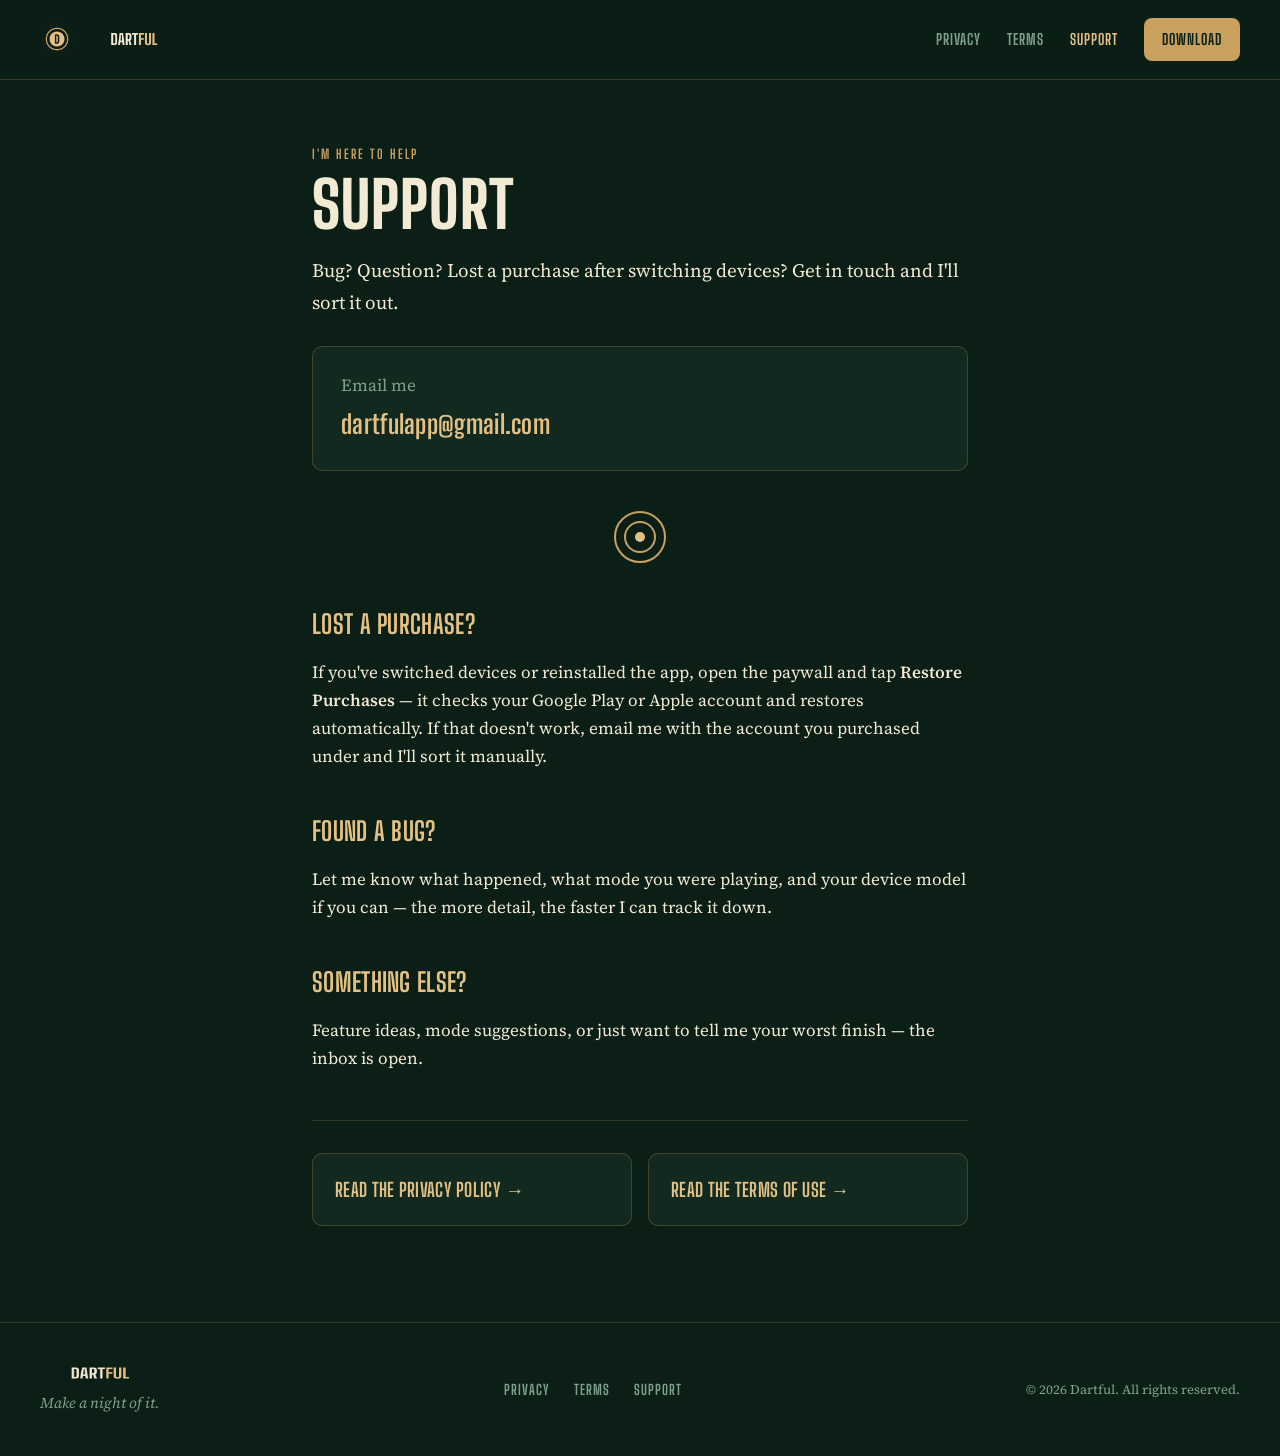
<file: support.html>
<!DOCTYPE html>
<html>
<head>
<meta charset="utf-8">
<title>Dartful — Support</title>
<meta name="viewport" content="width=device-width, initial-scale=1">
<link rel="shortcut icon" type="image/x-icon" href="assets/favicon.ico?v=2">
<link rel="icon" href="assets/favicon.ico?v=2" sizes="any">
<link rel="icon" type="image/png" sizes="32x32" href="assets/favicon-32x32.png">
<link rel="icon" type="image/png" sizes="16x16" href="assets/favicon-16x16.png">
<link rel="apple-touch-icon" sizes="180x180" href="assets/apple-touch-icon.png">
<link rel="icon" type="image/png" sizes="192x192" href="assets/android-chrome-192x192.png">
<link rel="icon" type="image/png" sizes="512x512" href="assets/android-chrome-512x512.png">
<meta name="theme-color" content="#0B1F17">
<meta name="description" content="Bugs, lost purchases, mode suggestions — get in touch and I'll sort it out.">
<meta name="robots" content="index, follow, max-image-preview:large, max-snippet:-1, max-video-preview:-1">
<link rel="canonical" href="https://dartful.space/support.html">
<meta property="og:type" content="website">
<meta property="og:site_name" content="Dartful">
<meta property="og:title" content="Dartful — Support">
<meta property="og:description" content="Bugs, lost purchases, mode suggestions — get in touch and I'll sort it out.">
<meta property="og:image" content="https://dartful.space/assets/og-image-v2.png">
<meta property="og:url" content="https://dartful.space/support.html">
<meta name="twitter:card" content="summary_large_image">
<meta name="twitter:title" content="Dartful — Support">
<meta name="twitter:description" content="Bugs, lost purchases, mode suggestions — get in touch and I'll sort it out.">
<meta name="twitter:image" content="https://dartful.space/assets/og-image-v2.png">
<link rel="manifest" href="assets/site.webmanifest">
<link rel="stylesheet" href="assets/mobile.css?v=20260901-mobile5">
<link rel="preload" href="fonts/big-shoulders-display-latin.woff2" as="font" type="font/woff2" crossorigin>
<link rel="preload" href="fonts/source-serif-4-latin.woff2" as="font" type="font/woff2" crossorigin>
<link rel="stylesheet" href="fonts/fonts.css?v=20260901-fontfix">
<script src="./support.js"></script>
</head>
<body class="legal-page">
<x-dc>
<helmet>
<style>
  body { margin: 0; background: #0B1F17; -webkit-font-smoothing: antialiased; }
  * { box-sizing: border-box; }
  a { color: #E3C083; text-decoration: none; }
  a:hover { color: #F2EAD3; }
  h1, h2, h3, h4, p { margin: 0; }
</style>
</helmet>

<div style="background:#0B1F17;color:#F2EAD3;font-family:'Source Serif 4',Georgia,serif;font-size:17px;line-height:1.65;min-height:100vh;display:flex;flex-direction:column">

  <header style="position:sticky;top:0;z-index:50;display:flex;align-items:center;justify-content:space-between;gap:24px;padding:18px 40px;background:rgba(11,31,23,0.92);backdrop-filter:blur(12px);border-bottom:1px solid rgba(201,161,95,0.25)">
    <a href="index.html" style="display:flex;align-items:center;gap:12px">
      <img src="assets/mark.png" alt="Dartful" style="display:block;width:34px;height:34px;border-radius:50%" />
      <img src="assets/wordmark.png" alt="DARTFUL" style="display:block;height:22px;width:auto" />
    </a>
    <nav style="display:flex;align-items:center;gap:26px;font-family:'Big Shoulders Display',sans-serif;font-weight:700;font-size:15px;letter-spacing:1px;text-transform:uppercase">
      <a href="privacy.html" style="color:#7FA08E">Privacy</a>
      <a href="terms.html" style="color:#7FA08E">Terms</a>
      <a href="support.html" style="color:#E3C083">Support</a>
      <a href="https://apps.apple.com/au/app/dartful/id6802178228" style="padding:9px 18px;border-radius:8px;background:#C9A15F;color:#0B1F17" style-hover="background:#E3C083;color:#0B1F17">Download</a>
    </nav>
  </header>

  <div style="flex:1;max-width:720px;width:100%;margin:0 auto;padding:64px 32px 96px">
    <p style="font-family:'Big Shoulders Display',sans-serif;font-weight:700;font-size:13px;letter-spacing:2px;text-transform:uppercase;color:#C9A15F">I'm here to help</p>
    <h1 style="margin-top:10px;font-family:'Big Shoulders Display',sans-serif;font-weight:800;font-size:clamp(42px,6vw,64px);line-height:0.94;letter-spacing:1px;text-transform:uppercase;color:#F2EAD3">Support</h1>
    <p style="margin-top:20px;font-size:19px">Bug? Question? Lost a purchase after switching devices? Get in touch and I'll sort it out.</p>

    <div style="margin-top:28px;padding:24px 28px;border-radius:10px;border:1px solid rgba(201,161,95,0.25);background:#12291F">
      <p style="color:#7FA08E">Email me</p>
      <p style="margin-top:4px;font-family:'Big Shoulders Display',sans-serif;font-weight:700;font-size:26px;letter-spacing:0.3px;color:#E3C083"><a href="mailto:dartfulapp@gmail.com">dartfulapp@gmail.com</a></p>
    </div>

    <div style="display:flex;justify-content:center;padding:40px 0">
      <span style="display:block;width:52px;height:52px;border-radius:50%;border:2px solid #C9A15F;position:relative">
        <span style="position:absolute;inset:8px;border-radius:50%;border:2px solid #C9A15F"></span>
        <span style="position:absolute;inset:19px;border-radius:50%;background:#E3C083"></span>
      </span>
    </div>

    <h2 style="font-family:'Big Shoulders Display',sans-serif;font-weight:700;font-size:26px;letter-spacing:0.3px;text-transform:uppercase;color:#E3C083">Lost a purchase?</h2>
    <p style="margin-top:12px">If you've switched devices or reinstalled the app, open the paywall and tap <strong>Restore Purchases</strong> &mdash; it checks your Google Play or Apple account and restores automatically. If that doesn't work, email me with the account you purchased under and I'll sort it manually.</p>

    <h2 style="margin-top:40px;font-family:'Big Shoulders Display',sans-serif;font-weight:700;font-size:26px;letter-spacing:0.3px;text-transform:uppercase;color:#E3C083">Found a bug?</h2>
    <p style="margin-top:12px">Let me know what happened, what mode you were playing, and your device model if you can &mdash; the more detail, the faster I can track it down.</p>

    <h2 style="margin-top:40px;font-family:'Big Shoulders Display',sans-serif;font-weight:700;font-size:26px;letter-spacing:0.3px;text-transform:uppercase;color:#E3C083">Something else?</h2>
    <p style="margin-top:12px">Feature ideas, mode suggestions, or just want to tell me your worst finish &mdash; the inbox is open.</p>

    <div style="display:flex;flex-wrap:wrap;gap:16px;margin-top:48px;padding-top:32px;border-top:1px solid rgba(201,161,95,0.2)">
      <a href="privacy.html" style="flex:1 1 220px;padding:20px 22px;border-radius:10px;border:1px solid rgba(201,161,95,0.25);background:#12291F;font-family:'Big Shoulders Display',sans-serif;font-weight:700;font-size:19px;letter-spacing:0.3px;text-transform:uppercase;color:#E3C083" style-hover="border-color:#C9A15F">Read the Privacy Policy &rarr;</a>
      <a href="terms.html" style="flex:1 1 220px;padding:20px 22px;border-radius:10px;border:1px solid rgba(201,161,95,0.25);background:#12291F;font-family:'Big Shoulders Display',sans-serif;font-weight:700;font-size:19px;letter-spacing:0.3px;text-transform:uppercase;color:#E3C083" style-hover="border-color:#C9A15F">Read the Terms of Use &rarr;</a>
    </div>
  </div>

  <footer style="padding:40px;border-top:1px solid rgba(201,161,95,0.2)">
    <div style="display:flex;flex-wrap:wrap;align-items:center;justify-content:space-between;gap:28px;max-width:1240px;margin:0 auto">
      <div style="display:flex;flex-direction:column;gap:8px">
        <img src="assets/wordmark.png" alt="DARTFUL" style="display:block;height:20px;width:auto" />
        <span style="font-size:15px;color:#7FA08E;font-style:italic">Make a night of it.</span>
      </div>
      <nav style="display:flex;flex-wrap:wrap;gap:24px;font-family:'Big Shoulders Display',sans-serif;font-weight:700;font-size:14px;letter-spacing:1px;text-transform:uppercase">
        <a href="privacy.html" style="color:#7FA08E">Privacy</a>
        <a href="terms.html" style="color:#7FA08E">Terms</a>
        <a href="support.html" style="color:#7FA08E">Support</a>
      </nav>
      <span style="font-size:13px;color:#7FA08E">&copy; 2026 Dartful. All rights reserved.</span>
    </div>
  </footer>
</div>
</x-dc>
</body>
</html>
</file>
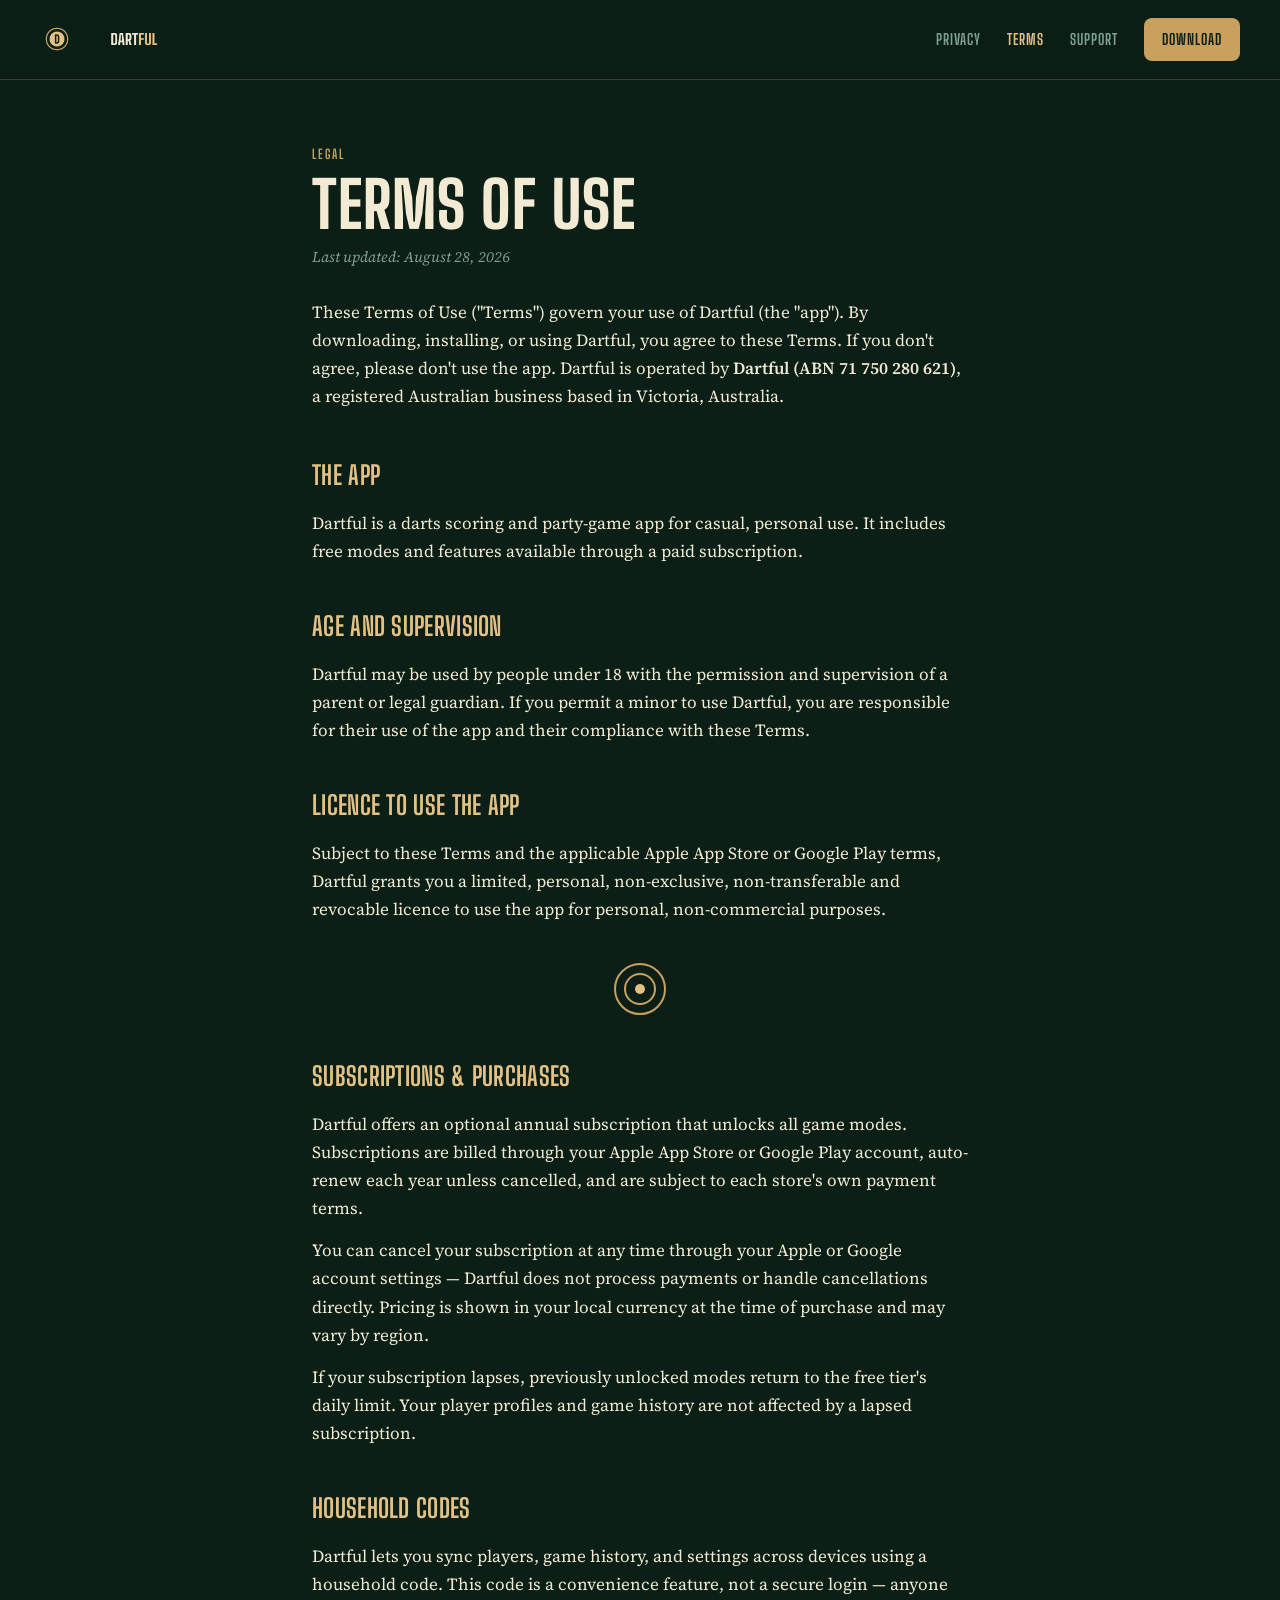
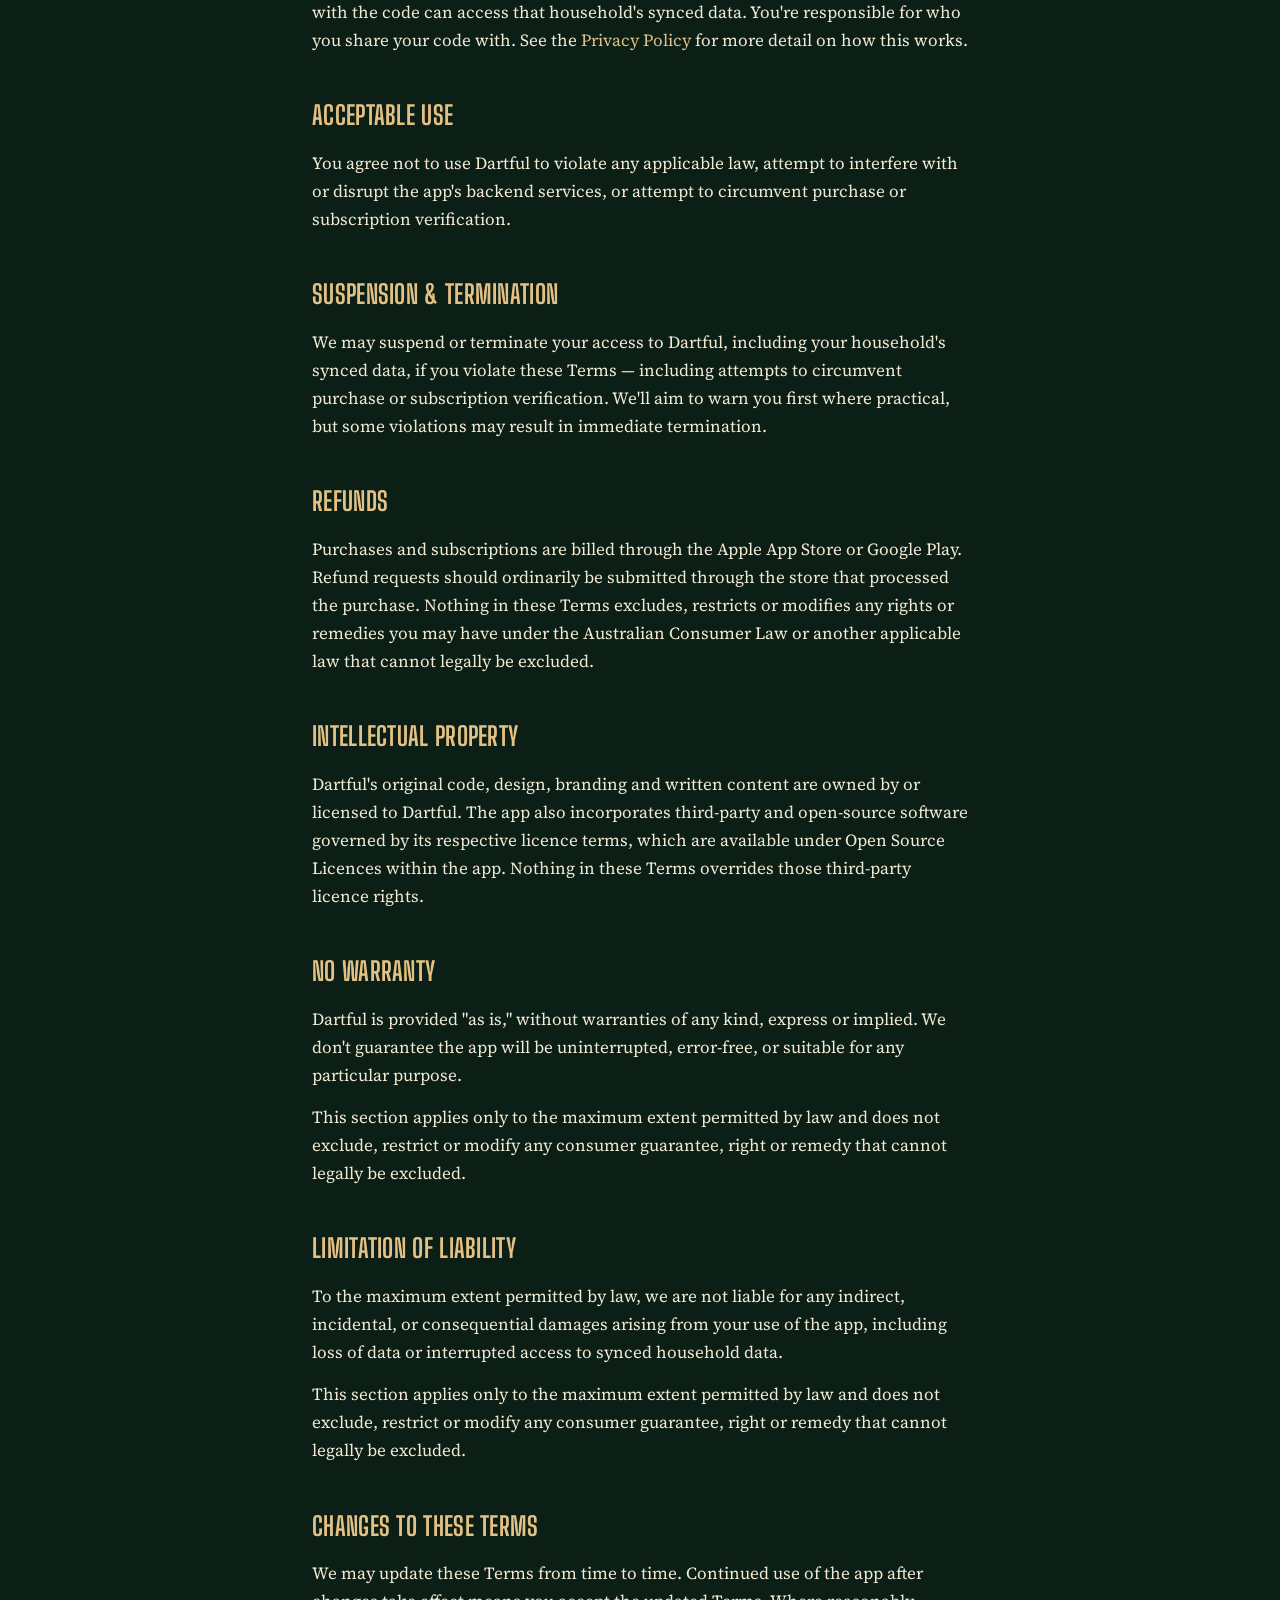
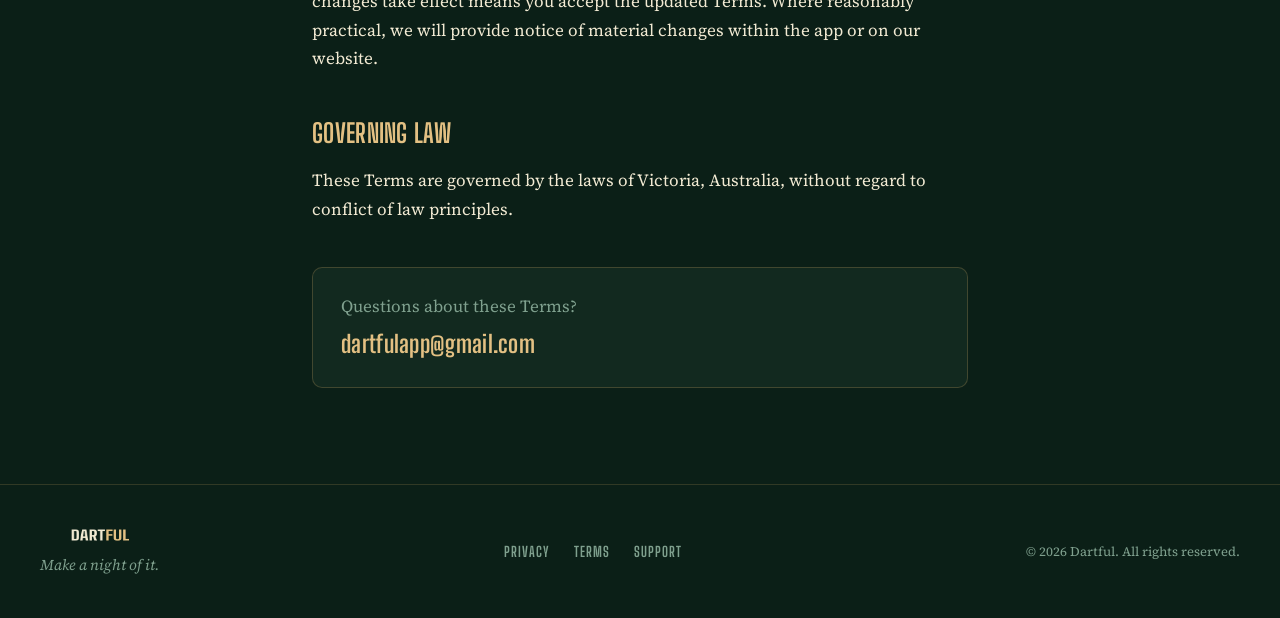
<file: terms.html>
<!DOCTYPE html>
<html>
<head>
<meta charset="utf-8">
<title>Dartful — Terms</title>
<meta name="viewport" content="width=device-width, initial-scale=1">
<link rel="shortcut icon" type="image/x-icon" href="assets/favicon.ico?v=2">
<link rel="icon" href="assets/favicon.ico?v=2" sizes="any">
<link rel="icon" type="image/png" sizes="32x32" href="assets/favicon-32x32.png">
<link rel="icon" type="image/png" sizes="16x16" href="assets/favicon-16x16.png">
<link rel="apple-touch-icon" sizes="180x180" href="assets/apple-touch-icon.png">
<link rel="icon" type="image/png" sizes="192x192" href="assets/android-chrome-192x192.png">
<link rel="icon" type="image/png" sizes="512x512" href="assets/android-chrome-512x512.png">
<meta name="theme-color" content="#0B1F17">
<meta name="description" content="The terms that govern your use of the Dartful app.">
<meta name="robots" content="index, follow, max-image-preview:large, max-snippet:-1, max-video-preview:-1">
<link rel="canonical" href="https://dartful.space/terms.html">
<meta property="og:type" content="website">
<meta property="og:site_name" content="Dartful">
<meta property="og:title" content="Dartful — Terms">
<meta property="og:description" content="The terms that govern your use of the Dartful app.">
<meta property="og:image" content="https://dartful.space/assets/og-image-v2.png">
<meta property="og:url" content="https://dartful.space/terms.html">
<meta name="twitter:card" content="summary_large_image">
<meta name="twitter:title" content="Dartful — Terms">
<meta name="twitter:description" content="The terms that govern your use of the Dartful app.">
<meta name="twitter:image" content="https://dartful.space/assets/og-image-v2.png">
<link rel="manifest" href="assets/site.webmanifest">
<link rel="stylesheet" href="assets/mobile.css?v=20260901-mobile5">
<link rel="preload" href="fonts/big-shoulders-display-latin.woff2" as="font" type="font/woff2" crossorigin>
<link rel="preload" href="fonts/source-serif-4-latin.woff2" as="font" type="font/woff2" crossorigin>
<link rel="stylesheet" href="fonts/fonts.css?v=20260901-fontfix">
<script src="./support.js"></script>
</head>
<body class="legal-page">
<x-dc>
<helmet>
<style>
  body { margin: 0; background: #0B1F17; -webkit-font-smoothing: antialiased; }
  * { box-sizing: border-box; }
  a { color: #E3C083; text-decoration: none; }
  a:hover { color: #F2EAD3; }
  h1, h2, h3, h4, p { margin: 0; }
</style>
</helmet>

<div style="background:#0B1F17;color:#F2EAD3;font-family:'Source Serif 4',Georgia,serif;font-size:17px;line-height:1.65;min-height:100vh">

  <header style="position:sticky;top:0;z-index:50;display:flex;align-items:center;justify-content:space-between;gap:24px;padding:18px 40px;background:rgba(11,31,23,0.92);backdrop-filter:blur(12px);border-bottom:1px solid rgba(201,161,95,0.25)">
    <a href="index.html" style="display:flex;align-items:center;gap:12px">
      <img src="assets/mark.png" alt="Dartful" style="display:block;width:34px;height:34px;border-radius:50%" />
      <img src="assets/wordmark.png" alt="DARTFUL" style="display:block;height:22px;width:auto" />
    </a>
    <nav style="display:flex;align-items:center;gap:26px;font-family:'Big Shoulders Display',sans-serif;font-weight:700;font-size:15px;letter-spacing:1px;text-transform:uppercase">
      <a href="privacy.html" style="color:#7FA08E">Privacy</a>
      <a href="terms.html" style="color:#E3C083">Terms</a>
      <a href="support.html" style="color:#7FA08E">Support</a>
      <a href="https://apps.apple.com/au/app/dartful/id6802178228" style="padding:9px 18px;border-radius:8px;background:#C9A15F;color:#0B1F17" style-hover="background:#E3C083;color:#0B1F17">Download</a>
    </nav>
  </header>

  <div style="max-width:720px;margin:0 auto;padding:64px 32px 96px">
    <p style="font-family:'Big Shoulders Display',sans-serif;font-weight:700;font-size:13px;letter-spacing:2px;text-transform:uppercase;color:#C9A15F">Legal</p>
    <h1 style="margin-top:10px;font-family:'Big Shoulders Display',sans-serif;font-weight:800;font-size:clamp(42px,6vw,64px);line-height:0.94;letter-spacing:1px;text-transform:uppercase;color:#F2EAD3">Terms of Use</h1>
    <p style="margin-top:10px;font-size:15px;font-style:italic;color:#7FA08E">Last updated: August 28, 2026</p>
    <p style="margin-top:28px">These Terms of Use ("Terms") govern your use of Dartful (the "app"). By downloading, installing, or using Dartful, you agree to these Terms. If you don't agree, please don't use the app. Dartful is operated by <strong>Dartful (ABN 71 750 280 621)</strong>, a registered Australian business based in Victoria, Australia.</p>

    <h2 style="margin-top:44px;font-family:'Big Shoulders Display',sans-serif;font-weight:700;font-size:26px;letter-spacing:0.3px;text-transform:uppercase;color:#E3C083">The App</h2>
    <p style="margin-top:12px">Dartful is a darts scoring and party-game app for casual, personal use. It includes free modes and features available through a paid subscription.</p>

    <h2 style="margin-top:40px;font-family:'Big Shoulders Display',sans-serif;font-weight:700;font-size:26px;letter-spacing:0.3px;text-transform:uppercase;color:#E3C083">Age and Supervision</h2>
    <p style="margin-top:12px">Dartful may be used by people under 18 with the permission and supervision of a parent or legal guardian. If you permit a minor to use Dartful, you are responsible for their use of the app and their compliance with these Terms.</p>

    <h2 style="margin-top:40px;font-family:'Big Shoulders Display',sans-serif;font-weight:700;font-size:26px;letter-spacing:0.3px;text-transform:uppercase;color:#E3C083">Licence to Use the App</h2>
    <p style="margin-top:12px">Subject to these Terms and the applicable Apple App Store or Google Play terms, Dartful grants you a limited, personal, non-exclusive, non-transferable and revocable licence to use the app for personal, non-commercial purposes.</p>

    <div style="display:flex;justify-content:center;padding:40px 0">
      <span style="display:block;width:52px;height:52px;border-radius:50%;border:2px solid #C9A15F;position:relative">
        <span style="position:absolute;inset:8px;border-radius:50%;border:2px solid #C9A15F"></span>
        <span style="position:absolute;inset:19px;border-radius:50%;background:#E3C083"></span>
      </span>
    </div>

    <h2 style="font-family:'Big Shoulders Display',sans-serif;font-weight:700;font-size:26px;letter-spacing:0.3px;text-transform:uppercase;color:#E3C083">Subscriptions &amp; Purchases</h2>
    <p style="margin-top:12px">Dartful offers an optional annual subscription that unlocks all game modes. Subscriptions are billed through your Apple App Store or Google Play account, auto-renew each year unless cancelled, and are subject to each store's own payment terms.</p>
    <p style="margin-top:14px">You can cancel your subscription at any time through your Apple or Google account settings &mdash; Dartful does not process payments or handle cancellations directly. Pricing is shown in your local currency at the time of purchase and may vary by region.</p>
    <p style="margin-top:14px">If your subscription lapses, previously unlocked modes return to the free tier's daily limit. Your player profiles and game history are not affected by a lapsed subscription.</p>

    <h2 style="margin-top:40px;font-family:'Big Shoulders Display',sans-serif;font-weight:700;font-size:26px;letter-spacing:0.3px;text-transform:uppercase;color:#E3C083">Household Codes</h2>
    <p style="margin-top:12px">Dartful lets you sync players, game history, and settings across devices using a household code. This code is a convenience feature, not a secure login &mdash; anyone with the code can access that household's synced data. You're responsible for who you share your code with. See the <a href="privacy.html">Privacy Policy</a> for more detail on how this works.</p>

    <h2 style="margin-top:40px;font-family:'Big Shoulders Display',sans-serif;font-weight:700;font-size:26px;letter-spacing:0.3px;text-transform:uppercase;color:#E3C083">Acceptable Use</h2>
    <p style="margin-top:12px">You agree not to use Dartful to violate any applicable law, attempt to interfere with or disrupt the app's backend services, or attempt to circumvent purchase or subscription verification.</p>

    <h2 style="margin-top:40px;font-family:'Big Shoulders Display',sans-serif;font-weight:700;font-size:26px;letter-spacing:0.3px;text-transform:uppercase;color:#E3C083">Suspension &amp; Termination</h2>
    <p style="margin-top:12px">We may suspend or terminate your access to Dartful, including your household's synced data, if you violate these Terms &mdash; including attempts to circumvent purchase or subscription verification. We'll aim to warn you first where practical, but some violations may result in immediate termination.</p>

    <h2 style="margin-top:40px;font-family:'Big Shoulders Display',sans-serif;font-weight:700;font-size:26px;letter-spacing:0.3px;text-transform:uppercase;color:#E3C083">Refunds</h2>
    <p style="margin-top:12px">Purchases and subscriptions are billed through the Apple App Store or Google Play. Refund requests should ordinarily be submitted through the store that processed the purchase. Nothing in these Terms excludes, restricts or modifies any rights or remedies you may have under the Australian Consumer Law or another applicable law that cannot legally be excluded.</p>

    <h2 style="margin-top:40px;font-family:'Big Shoulders Display',sans-serif;font-weight:700;font-size:26px;letter-spacing:0.3px;text-transform:uppercase;color:#E3C083">Intellectual Property</h2>
    <p style="margin-top:12px">Dartful's original code, design, branding and written content are owned by or licensed to Dartful. The app also incorporates third-party and open-source software governed by its respective licence terms, which are available under Open Source Licences within the app. Nothing in these Terms overrides those third-party licence rights.</p>

    <h2 style="margin-top:40px;font-family:'Big Shoulders Display',sans-serif;font-weight:700;font-size:26px;letter-spacing:0.3px;text-transform:uppercase;color:#E3C083">No Warranty</h2>
    <p style="margin-top:12px">Dartful is provided "as is," without warranties of any kind, express or implied. We don't guarantee the app will be uninterrupted, error-free, or suitable for any particular purpose.</p>
    <p style="margin-top:14px">This section applies only to the maximum extent permitted by law and does not exclude, restrict or modify any consumer guarantee, right or remedy that cannot legally be excluded.</p>

    <h2 style="margin-top:40px;font-family:'Big Shoulders Display',sans-serif;font-weight:700;font-size:26px;letter-spacing:0.3px;text-transform:uppercase;color:#E3C083">Limitation of Liability</h2>
    <p style="margin-top:12px">To the maximum extent permitted by law, we are not liable for any indirect, incidental, or consequential damages arising from your use of the app, including loss of data or interrupted access to synced household data.</p>
    <p style="margin-top:14px">This section applies only to the maximum extent permitted by law and does not exclude, restrict or modify any consumer guarantee, right or remedy that cannot legally be excluded.</p>

    <h2 style="margin-top:40px;font-family:'Big Shoulders Display',sans-serif;font-weight:700;font-size:26px;letter-spacing:0.3px;text-transform:uppercase;color:#E3C083">Changes to These Terms</h2>
    <p style="margin-top:12px">We may update these Terms from time to time. Continued use of the app after changes take effect means you accept the updated Terms. Where reasonably practical, we will provide notice of material changes within the app or on our website.</p>

    <h2 style="margin-top:40px;font-family:'Big Shoulders Display',sans-serif;font-weight:700;font-size:26px;letter-spacing:0.3px;text-transform:uppercase;color:#E3C083">Governing Law</h2>
    <p style="margin-top:12px">These Terms are governed by the laws of Victoria, Australia, without regard to conflict of law principles.</p>

    <div style="margin-top:44px;padding:24px 28px;border-radius:10px;border:1px solid rgba(201,161,95,0.25);background:#12291F">
      <p style="color:#7FA08E">Questions about these Terms?</p>
      <p style="margin-top:4px;font-family:'Big Shoulders Display',sans-serif;font-weight:700;font-size:24px;letter-spacing:0.3px;color:#E3C083"><a href="mailto:dartfulapp@gmail.com">dartfulapp@gmail.com</a></p>
    </div>
  </div>

  <footer style="padding:40px;border-top:1px solid rgba(201,161,95,0.2)">
    <div style="display:flex;flex-wrap:wrap;align-items:center;justify-content:space-between;gap:28px;max-width:1240px;margin:0 auto">
      <div style="display:flex;flex-direction:column;gap:8px">
        <img src="assets/wordmark.png" alt="DARTFUL" style="display:block;height:20px;width:auto" />
        <span style="font-size:15px;color:#7FA08E;font-style:italic">Make a night of it.</span>
      </div>
      <nav style="display:flex;flex-wrap:wrap;gap:24px;font-family:'Big Shoulders Display',sans-serif;font-weight:700;font-size:14px;letter-spacing:1px;text-transform:uppercase">
        <a href="privacy.html" style="color:#7FA08E">Privacy</a>
        <a href="terms.html" style="color:#7FA08E">Terms</a>
        <a href="support.html" style="color:#7FA08E">Support</a>
      </nav>
      <span style="font-size:13px;color:#7FA08E">&copy; 2026 Dartful. All rights reserved.</span>
    </div>
  </footer>
</div>
</x-dc>
</body>
</html>
</file>
<file: fonts/fonts.css>
/* Self-hosted Google Fonts subsets. Licences are included in this directory. */
@font-face {
  font-family: "Big Shoulders Display";
  font-style: normal;
  font-weight: 700 800;
  font-display: block;
  src: url("big-shoulders-display-latin.woff2") format("woff2");
}

@font-face {
  font-family: "Source Serif 4";
  font-style: normal;
  font-weight: 400 600;
  font-display: block;
  src: url("source-serif-4-latin.woff2") format("woff2");
}

@font-face {
  font-family: "Source Serif 4";
  font-style: italic;
  font-weight: 400;
  font-display: block;
  src: url("source-serif-4-italic-latin.woff2") format("woff2");
}
</file>
<file: assets/mobile.css>
/* Mobile-only layout overrides. Desktop styles remain unchanged. */
html { scroll-padding-top: 88px; }
body { overflow-x: hidden; }
img, svg { max-width: 100%; }

@media (max-width: 900px) {
  header {
    padding: 14px 20px !important;
    gap: 14px !important;
  }

  header > a { min-width: 0; min-height: 44px; gap: 10px !important; }
  header > a img:first-child { width: 36px !important; height: 36px !important; }
  header > a img:last-child { height: 21px !important; max-width: 116px; object-fit: contain; }
  header nav { gap: 10px !important; }
  header nav a:not(:last-child) { display: none; }
  header nav a:last-child { min-height: 44px; display: inline-flex; align-items: center; padding: 9px 14px !important; font-size: 14px; white-space: nowrap; }

  .home #top {
    grid-template-columns: minmax(0, 1fr) !important;
    gap: 42px !important;
    padding: 54px 20px 48px !important;
    text-align: center;
  }

  .home #top > div:first-child { align-items: center !important; }
  .home #top h1 { font-size: clamp(48px, 15vw, 72px) !important; }
  .home #top > div:first-child > p { max-width: 38ch !important; }
  .home #top > div:first-child > div { justify-content: center; }
  .home #top > div:first-child a { width: 100%; justify-content: center; }
  .home #top > div:last-child { min-height: 500px !important; }
  .home #top > div:last-child > div:nth-child(-n+3) { max-width: 88vw; max-height: 88vw; }
  .home #top > div:last-child > div:last-child {
    width: min(292px, 78vw) !important;
    height: auto !important;
    aspect-ratio: 352 / 628;
    border-radius: 36px !important;
    padding: 9px !important;
  }

  .home section { scroll-margin-top: 72px; }
  .home #party,
  .home #history { padding-left: 20px !important; padding-right: 20px !important; }
  .home .home-party-layout,
  .home .home-history-layout { grid-template-columns: minmax(0, 1fr) !important; }
  .home .home-party-layout { gap: 38px !important; padding: 28px 22px !important; }
  .home .home-party-layout > div { min-width: 0; }
  .home .home-party-layout > div:last-child > div { width: min(292px, 78vw) !important; height: auto !important; aspect-ratio: 300 / 536; }
  .home .home-party-layout > div:last-child > p { width: min(292px, 78vw) !important; }
  .home .home-history-layout { gap: 36px !important; }
  .home .home-history-layout > div { min-width: 0; }
  .home .history-leaderboard-row {
    grid-template-columns: 32px minmax(0, 1fr) 62px 54px !important;
    gap: 10px !important;
    width: 100%;
  }
  .home .history-leaderboard-row > span { min-width: 0; }
  .home .history-leaderboard-row > span:nth-child(3),
  .home .history-leaderboard-row > span:nth-child(4) { white-space: nowrap; }
  .home .history-leaderboard-row > span:nth-child(2) span { display: block; margin-top: 2px; }
  .home .home-history-layout figure,
  .home .home-history-layout figure > div { width: 100% !important; box-sizing: border-box; }
  .home #history > div[style*="grid-template-columns"] { grid-template-columns: minmax(0, 1fr) !important; }
  .home #history > div[style*="grid-template-columns"] > div,
  .home #modes > div[style*="grid-template-columns"] > div { width: 100%; box-sizing: border-box; }
  .home #how,
  .home #modes,
  .home #faq,
  .home section[style*="padding:0 56px 80px"] { padding-left: 20px !important; padding-right: 20px !important; }
  .home #how { padding-top: 64px !important; padding-bottom: 64px !important; }
  .home #how > div:last-child { grid-template-columns: minmax(0, 1fr) !important; gap: 12px !important; margin-top: 30px !important; }
  .home #modes { padding-bottom: 32px !important; }
  .home #modes > div[style*="grid-template-columns"] { grid-template-columns: minmax(0, 1fr) !important; }
  .home section[style="padding:72px 0"] { padding: 56px 0 !important; }
  .home section[style="padding:72px 0"] > div { padding: 0 20px !important; }
  .home section[style="padding:72px 0"] div[style*="grid-template-columns:repeat(3"] { grid-template-columns: minmax(0, 1fr) !important; gap: 22px !important; }
  .home #faq { padding-bottom: 64px !important; }
  .home #faq > div:last-child { grid-template-columns: minmax(0, 1fr) !important; gap: 0 !important; }
  .home section[style*="padding:0 56px 80px"] { padding-bottom: 56px !important; }
  .home section[style*="padding:0 56px 80px"] > div[style*="grid-template-columns:auto 1fr"] {
    grid-template-columns: minmax(0, 1fr) !important;
    gap: 22px !important;
    padding: 28px 22px !important;
    width: 100% !important;
    min-width: 0 !important;
    overflow: hidden;
  }
  .home .maker-section { padding: 0 20px 56px !important; }
  .home .maker-card {
    display: grid !important;
    grid-template-columns: minmax(0, 1fr) !important;
    gap: 22px !important;
    width: 100% !important;
    min-width: 0 !important;
    padding: 28px 22px !important;
    overflow: hidden;
  }
  .home .maker-card > *,
  .home .maker-card p,
  .home .maker-card a { min-width: 0; overflow-wrap: anywhere; }
  .home section[style*="padding:0 56px 80px"] > div[style*="grid-template-columns:auto 1fr"] > div,
  .home section[style*="padding:0 56px 80px"] > div[style*="grid-template-columns:auto 1fr"] p,
  .home section[style*="padding:0 56px 80px"] > div[style*="grid-template-columns:auto 1fr"] a {
    min-width: 0;
    overflow-wrap: anywhere;
  }
  .home section[style*="padding:0 56px 80px"] > div[style*="text-align:center"] { padding: 44px 20px !important; }

  .home section[style="padding:72px 0"] figure { cursor: zoom-in; }
  .home section[style="padding:72px 0"] figure img { pointer-events: none; }

  footer { padding: 34px 20px !important; }
  footer > div { align-items: flex-start !important; }
  footer nav a { min-height: 44px; display: inline-flex; align-items: center; padding: 10px 4px; }

  .legal-page div[style*="max-width:720px"] { padding: 44px 20px 64px !important; }
}

@media (max-width: 600px) {
  .legal-table-wrap { overflow: visible !important; border: 0 !important; }
  .legal-table,
  .legal-table tbody { display: block; width: 100%; }
  .legal-table tr:first-child { display: none; }
  .legal-table tr:not(:first-child) {
    display: block;
    margin-bottom: 12px;
    padding: 8px 12px;
    border: 1px solid rgba(201,161,95,0.25);
    border-radius: 10px;
    background: #12291F;
  }
  .legal-table td {
    display: grid;
    grid-template-columns: minmax(86px, 0.75fr) minmax(0, 1.4fr);
    gap: 12px;
    padding: 8px 0 !important;
    border: 0 !important;
    overflow-wrap: anywhere;
  }
  .legal-table td::before {
    color: #C9A15F;
    font-family: 'Big Shoulders Display', sans-serif;
    font-size: 12px;
    font-weight: 700;
    letter-spacing: 1px;
    text-transform: uppercase;
  }
  .legal-table--data td:nth-child(1)::before { content: 'Data type'; }
  .legal-table--data td:nth-child(2)::before { content: 'Used for'; }
  .legal-table--data td:nth-child(3)::before { content: 'Stored'; }
  .legal-table--analytics td:nth-child(1)::before { content: 'Event'; }
  .legal-table--analytics td:nth-child(2)::before { content: 'Purpose'; }
}

.gallery-image-link {
  display: block;
  border-radius: 10px;
  border: 1px solid rgba(201,161,95,0.25);
  background: #12291F;
  overflow: hidden;
  cursor: zoom-in;
}

@media (max-width: 520px) {
  .home #top > div:last-child { min-height: 440px !important; }
  .home section:nth-of-type(2) > div {
    flex-basis: 50% !important;
    padding: 22px 18px !important;
  }
  .home section:nth-of-type(2) > div:nth-child(even) { border-right: 0 !important; }
  .home #modes > div:first-child { align-items: flex-start !important; }
  footer > div { flex-direction: column; }
  footer > div,
  footer > div > div { align-items: center !important; text-align: center; width: 100%; }
  footer nav { justify-content: center; width: 100%; }
}

.gallery-lightbox {
  position: fixed;
  inset: 0;
  z-index: 1000;
  display: none;
  align-items: center;
  justify-content: center;
  padding: 18px;
  background: rgba(4, 14, 10, 0.94);
  backdrop-filter: blur(8px);
}
.gallery-lightbox.is-open { display: flex; }
.gallery-lightbox__content {
  position: relative;
  display: flex;
  flex-direction: column;
  align-items: center;
  gap: 10px;
  max-width: min(94vw, 760px);
  max-height: 94vh;
}
.gallery-lightbox__image {
  display: block;
  max-width: 100%;
  max-height: calc(94vh - 52px);
  width: auto;
  height: auto;
  border-radius: 10px;
  border: 1px solid rgba(201,161,95,0.45);
  object-fit: contain;
}
.gallery-lightbox__caption {
  color: #E3C083;
  font-family: 'Big Shoulders Display', sans-serif;
  font-size: 15px;
  font-weight: 700;
  letter-spacing: 1.5px;
  text-transform: uppercase;
}
.gallery-lightbox__close {
  position: absolute;
  top: 8px;
  right: 8px;
  width: 44px;
  height: 44px;
  border: 1px solid rgba(227,192,131,0.6);
  border-radius: 50%;
  background: rgba(11,31,23,0.9);
  color: #F2EAD3;
  font: 28px/1 sans-serif;
  cursor: pointer;
}

@media (prefers-reduced-motion: reduce) {
  html { scroll-behavior: auto; }
  * { scroll-behavior: auto !important; }
}


/* Dartful Party page (party.html) */
@media (max-width: 900px) {
  .party section:first-of-type {
    grid-template-columns: minmax(0, 1fr) !important;
    gap: 40px !important;
    padding: 48px 20px 44px !important;
    text-align: center;
  }
  .party section:first-of-type > div:first-child { align-items: center !important; }
  .party section:first-of-type h1 { font-size: clamp(42px, 13vw, 66px) !important; }
  .party section:first-of-type > div:first-child a { width: 100%; justify-content: center; text-align: center; }
  .party section:first-of-type > div:last-child > div {
    width: min(292px, 78vw) !important;
    height: auto !important;
    aspect-ratio: 300 / 536;
    border-radius: 36px !important;
  }
  .party section { padding-left: 20px !important; padding-right: 20px !important; }
  .party section > div { min-width: 0 !important; }
  .party .party-scoring-layout {
    grid-template-columns: minmax(0, 1fr) !important;
    gap: 28px !important;
  }
  .party .party-scoring-layout > div { min-width: 0; width: 100%; }
  .party div[style*="grid-template-columns:1fr 0.9fr"],
  .party div[style*="grid-template-columns:repeat(auto-fit"] { grid-template-columns: minmax(0, 1fr) !important; }
  .party div[style*="grid-template-columns:repeat(auto-fit,minmax(330px,1fr))"] { gap: 0 !important; }
}
</file>
